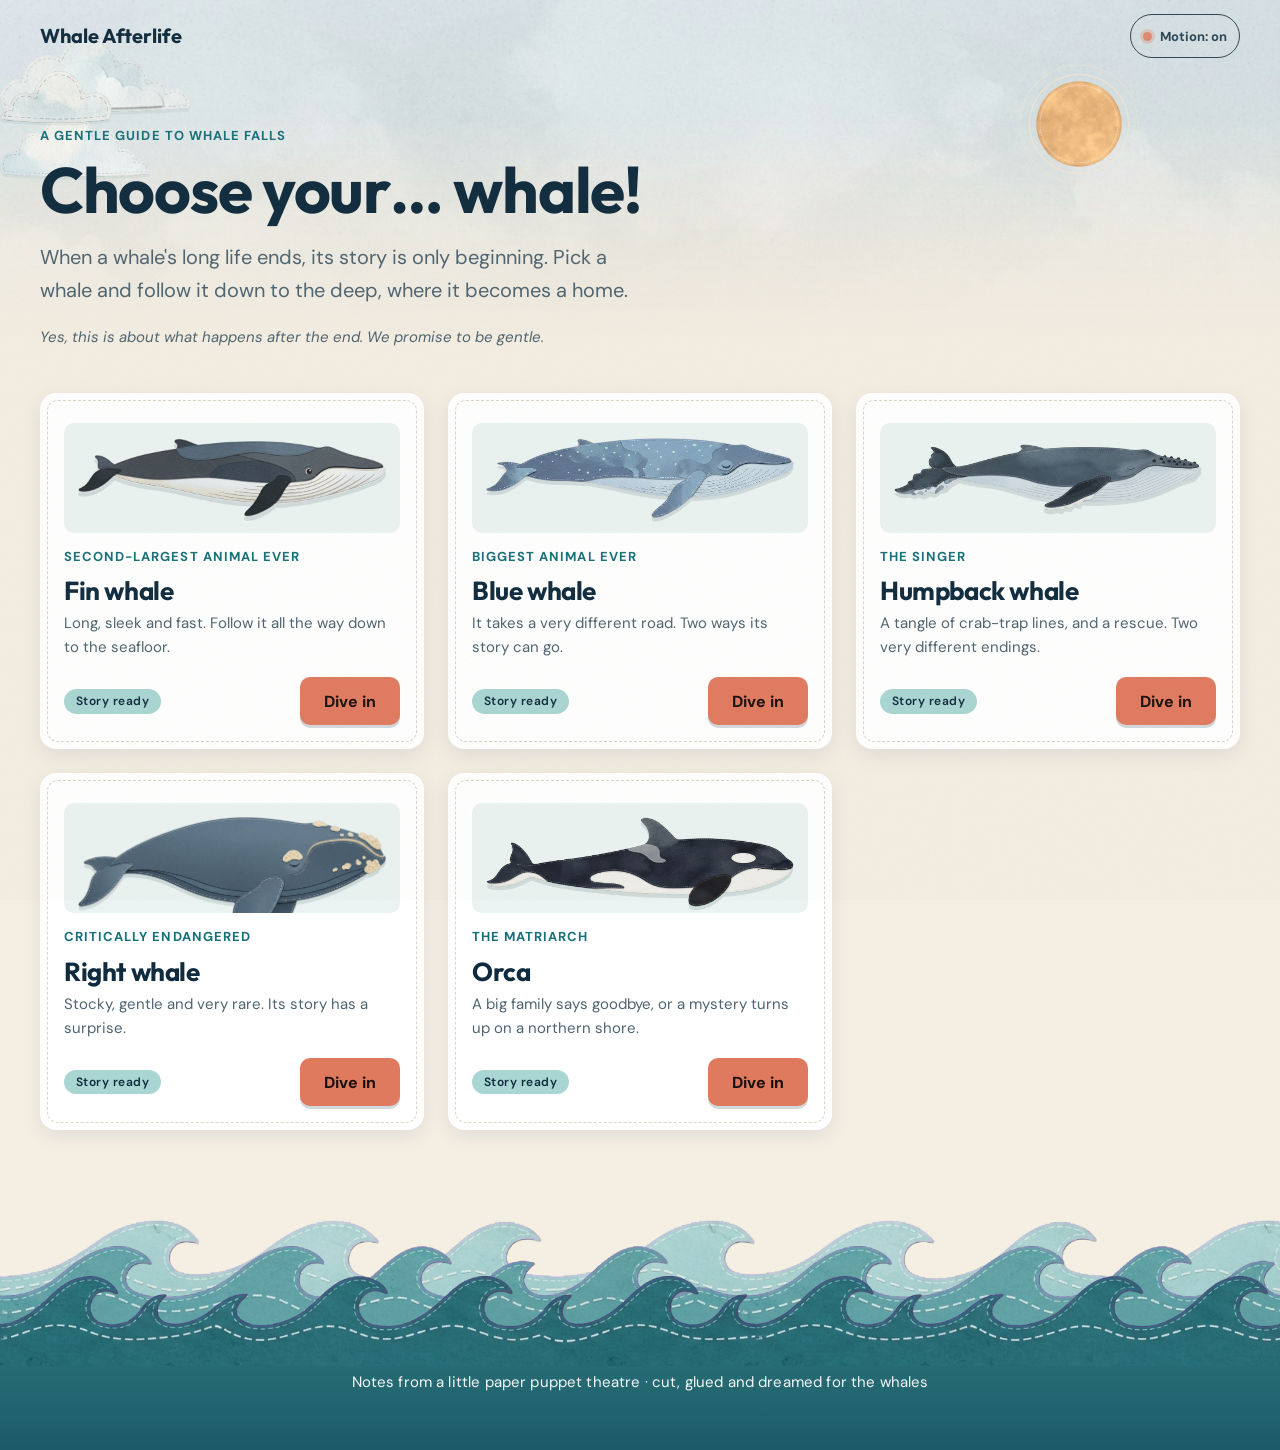
<file: index.html>
<!doctype html>
<html lang="en">
<head>
  <meta charset="utf-8">
  <meta name="viewport" content="width=device-width, initial-scale=1">
  <title>Whale Afterlife</title>
  <meta name="description" content="Pick a whale and follow it down to the deep. A gentle, paper-cut story about what happens after a whale dies, and the whole neighbourhood it becomes.">
  <meta name="theme-color" content="#F4EEE3">
  <link rel="icon" type="image/svg+xml" href="favicon.svg">
  <link rel="preconnect" href="https://fonts.googleapis.com">
  <link rel="preconnect" href="https://fonts.gstatic.com" crossorigin>
  <link href="https://fonts.googleapis.com/css2?family=DM+Sans:wght@400;600;700&family=Outfit:wght@700&display=swap" rel="stylesheet">
  <script>
    /* motion preference: saved choice, else the system setting */
    (function () {
      var on;
      try { var m = localStorage.getItem('motion'); on = m ? m === 'on' : !matchMedia('(prefers-reduced-motion: reduce)').matches; }
      catch (e) { on = !matchMedia('(prefers-reduced-motion: reduce)').matches; }
      document.documentElement.setAttribute('data-motion', on ? 'on' : 'off');
    })();
  </script>
  <link rel="stylesheet" href="styles.css">
</head>
<body class="page-hub">

<a class="skip" href="#choose">Skip to whales</a>

<header class="nav" id="nav">
  <a class="logo" href="index.html" aria-label="Whale Afterlife, home">
    <span>Whale Afterlife</span>
  </a>
  <nav aria-label="Main">
    <button class="motion" id="motionToggle" type="button" aria-pressed="true" title="Turn animations on or off"><span class="motion__dot" aria-hidden="true"></span><span id="motionLabel">Motion: on</span></button>
  </nav>
</header>

<main id="top">
  <section class="hero" id="choose">
    <div class="hub-sky" aria-hidden="true"><img class="sun" src="assets/sprites/sun.png" alt=""><img class="cloud cl1" src="assets/sprites/cloud-2.png" alt=""><img class="cloud cl2" src="assets/sprites/cloud-1.png" alt=""><img class="cloud cl3" src="assets/sprites/cloud-5.png" alt=""></div>
    <div class="bubbles" data-bubbles="7" aria-hidden="true"></div>
    <div class="wrap">
      <p class="eyebrow">A gentle guide to whale falls</p>
      <h1>Choose your… whale!</h1>
      <p class="lede">When a whale's long life ends, its story is only beginning. Pick a whale and follow it down to the deep, where it becomes a home.</p>
      <p class="aside">Yes, this is about what happens after the end. We promise to be gentle.</p>

      <div class="cards">
        <article class="card card--ready">
          <div class="card__art"><img src="assets/fin-whale.png" alt="A paper-cut fin whale" width="1835" height="467"></div>
          <p class="eyebrow">Second-largest animal ever</p>
          <h2>Fin whale</h2>
          <p class="muted">Long, sleek and fast. Follow it all the way down to the seafloor.</p>
          <div class="card__foot">
            <span class="chip">Story ready</span>
            <a class="btn btn--accent" href="fin-whale.html">Dive in</a>
          </div>
        </article>

        <article class="card card--ready">
          <div class="card__art"><img src="assets/sprites/blue-whale.png" alt="A blue whale" width="1093" height="285"></div>
          <p class="eyebrow">Biggest animal ever</p>
          <h2>Blue whale</h2>
          <p class="muted">It takes a very different road. Two ways its story can go.</p>
          <div class="card__foot">
            <span class="chip">Story ready</span>
            <a class="btn btn--accent" href="blue-whale.html">Dive in</a>
          </div>
        </article>

        <article class="card card--ready">
          <div class="card__art"><img src="assets/sprites/humpback-whale.png" alt="A paper-cut humpback whale" width="1100" height="306"></div>
          <p class="eyebrow">The singer</p>
          <h2>Humpback whale</h2>
          <p class="muted">A tangle of crab-trap lines, and a rescue. Two very different endings.</p>
          <div class="card__foot">
            <span class="chip">Story ready</span>
            <a class="btn btn--accent" href="humpback-whale.html">Dive in</a>
          </div>
        </article>

        <article class="card card--ready">
          <div class="card__art"><img src="assets/sprites/right-whale.png" onerror="this.onerror=null;this.src='assets/fin-whale.png'" alt="A right whale" width="1835" height="467"></div>
          <p class="eyebrow">Critically endangered</p>
          <h2>Right whale</h2>
          <p class="muted">Stocky, gentle and very rare. Its story has a surprise.</p>
          <div class="card__foot">
            <span class="chip">Story ready</span>
            <a class="btn btn--accent" href="right-whale.html">Dive in</a>
          </div>
        </article>

        <article class="card card--ready">
          <div class="card__art"><img src="assets/sprites/orca.png" alt="A paper-cut orca" width="1100" height="270"></div>
          <p class="eyebrow">The matriarch</p>
          <h2>Orca</h2>
          <p class="muted">A big family says goodbye, or a mystery turns up on a northern shore.</p>
          <div class="card__foot">
            <span class="chip">Story ready</span>
            <a class="btn btn--accent" href="orca-whale.html">Dive in</a>
          </div>
        </article>

      </div>

      <p class="aside sources-unlock" id="sourcesUnlock" hidden>Every story here is based on real events and published science. <a href="sources.html">See the sources</a>.</p>
    </div>
  </section>
</main>

<footer class="footer footer--sea">
  <div class="sea-wave sea-wave--1" data-wave="#A9D6D3" aria-hidden="true"></div>
  <div class="sea-wave sea-wave--2" data-wave="#5FB0B0" aria-hidden="true"></div>
  <div class="sea-wave sea-wave--3" data-wave="#16707A" data-fill="linear-gradient(#276C75, #0F4A5C)" aria-hidden="true"></div>
  <p>Notes from a little paper puppet theatre · cut, glued and dreamed for the whales</p>
</footer>

<script src="hub.js"></script>
</body>
</html>
</file>
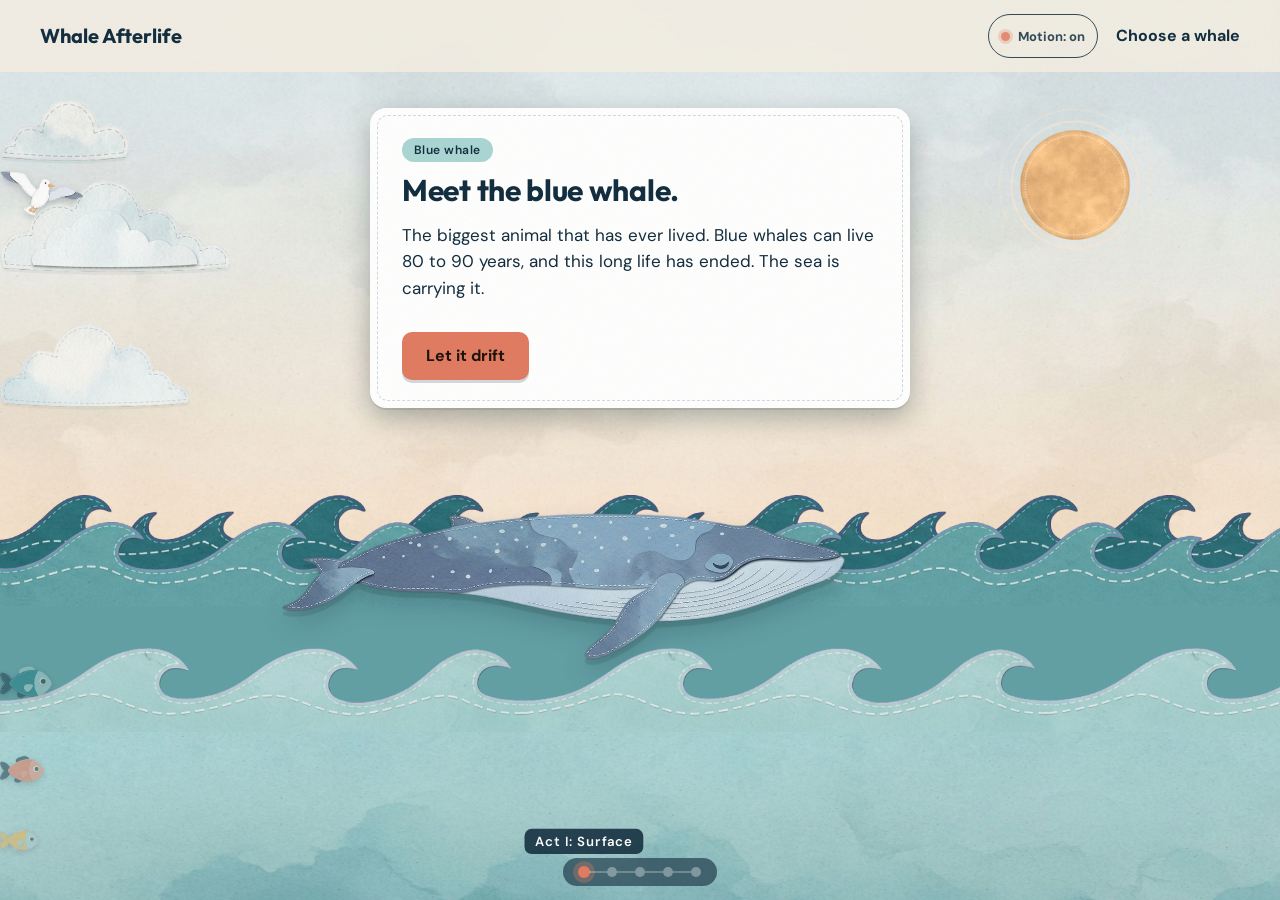
<file: blue-whale.html>
<!doctype html>
<html lang="en">
<head>
  <meta charset="utf-8">
  <meta name="viewport" content="width=device-width, initial-scale=1">
  <title>Whale Afterlife · Blue whale</title>
  <meta name="description" content="A gentle, paper-cut story about the blue whale: it does not sink, it puffs up, and its story can go two very different ways.">
  <meta name="theme-color" content="#F4EEE3">
  <link rel="icon" type="image/svg+xml" href="favicon.svg">
  <link rel="preconnect" href="https://fonts.googleapis.com">
  <link rel="preconnect" href="https://fonts.gstatic.com" crossorigin>
  <link href="https://fonts.googleapis.com/css2?family=DM+Sans:wght@400;600;700&family=Outfit:wght@700&display=swap" rel="stylesheet">
  <script>
    /* motion preference: saved choice, else the system setting */
    (function () {
      var on;
      try { var m = localStorage.getItem('motion'); on = m ? m === 'on' : !matchMedia('(prefers-reduced-motion: reduce)').matches; }
      catch (e) { on = !matchMedia('(prefers-reduced-motion: reduce)').matches; }
      document.documentElement.setAttribute('data-motion', on ? 'on' : 'off');
    })();
  </script>
  <link rel="stylesheet" href="styles.css">
  <link rel="stylesheet" href="right.css">
  <link rel="stylesheet" href="blue.css">
</head>
<body class="page-right page-blue">

<a class="skip" href="#rw">Skip to the story</a>

<header class="nav" id="nav">
  <a class="logo" href="index.html" aria-label="Whale Afterlife, home">
    <span>Whale Afterlife</span>
  </a>
  <nav aria-label="Main">
    <button class="motion" id="motionToggle" type="button" aria-pressed="true" title="Turn animations on or off"><span class="motion__dot" aria-hidden="true"></span><span id="motionLabel">Motion: on</span></button>
    <a href="index.html#choose">Choose a whale</a>
  </nav>
</header>

<div class="stage-frame" id="stageFrame" aria-hidden="true"><i class="sf-drape sf-drape--l"></i><i class="sf-drape sf-drape--r"></i></div>

<main>
  <section class="rw" id="rw">

    <div class="rw-sky" aria-hidden="true">
      <img class="sun" src="assets/sprites/sun.png" alt=""><img class="cloud cl1" src="assets/sprites/cloud-2.png" alt=""><img class="cloud cl2" src="assets/sprites/cloud-1.png" alt=""><img class="cloud cl3" src="assets/sprites/cloud-5.png" alt="">
      <img class="gull gull--fly" data-sprite="gull-fly" alt="">
    </div>

    <!-- scene 1: open water -->
    <div class="rw-sea1" aria-hidden="true">
      <div class="rw-sea"></div>
      <div class="wave wave--b1" data-wave="#16707A"></div>
      <div class="wave wave--b2" data-wave="#5FB0B0"></div>
    </div>
    <div class="bubbles" data-bubbles="8" aria-hidden="true"></div>

    <!-- scene 2: a pebble beach in Alaska (switched on with one hard cut) -->
    <div class="bw-ak" aria-hidden="true">
      <div class="ak ak--far"></div>
      <div class="ak ak--near"></div>
      <div class="ak ak--forest"></div>
      <div class="ak ak--sea"></div>
      <img class="ak-berg" data-sprite="iceberg" alt="">
      <div class="ak-fill"></div>
      <div class="ak ak--beach"></div>
      <img class="ak-log" data-sprite="driftwood" alt="">
    </div>

    <!-- the whale, with the birds that visit it -->
    <div class="bw-group" id="group">
      <img class="bw-whale" id="whale" data-sprite="blue-whale" alt="A blue whale floating at the surface" width="1093" height="285">
      <img class="bird bird--gull1" data-sprite="gull-sit" alt="">
      <img class="bird bird--eagle" data-sprite="eagle-sit" alt="">
      <img class="bird bird--gull2" data-sprite="gull-sit" alt="">
      <img class="bird bird--raven" data-sprite="raven" alt="">
    </div>

    <div class="rw-front1" aria-hidden="true">
      <div class="wave wave--f1" data-wave="#A9D6D3" data-fill="url(assets/sprites/bg-water.jpg)"></div>
      <img class="swimmer r" style="--y: calc(var(--wl) + 14vh); --t: 44s; --d: -10s; --w: 52px" data-sprite="fish-teal" alt="">
      <img class="swimmer l" style="--y: calc(var(--wl) + 24vh); --t: 56s; --d: -28s; --w: 44px" data-sprite="fish-coral" alt="">
      <img class="swimmer r" style="--y: calc(var(--wl) + 32vh); --t: 62s; --d: -40s; --w: 38px" data-sprite="fish-mustard" alt="">
      <img class="bw-shark" data-sprite="shark" alt="">
      <img class="bw-fish bw-fish--1" data-sprite="fish-coral" alt="">
      <img class="bw-fish bw-fish--2" data-sprite="fish-mustard" alt="">
      <img class="bw-fish bw-fish--3" data-sprite="fish-teal" alt="">
    </div>

    <!-- people and machines on the beach -->
    <div class="bw-people" id="people" aria-hidden="true">
      <img class="pp tourist tourist--1" data-sprite="tourist-1" alt="">
      <img class="pp tourist tourist--2" data-sprite="tourist-2" alt="">
      <img class="pp tourist tourist--3" data-sprite="tourist-3" alt="">
      <img class="pp tourist tourist--4" data-sprite="tourist-4" alt="">
      <img class="pp crew-m crew-m--exc" data-sprite="excavator" alt="">
      <img class="pp crew-m crew-m--truck" data-sprite="dump-truck" alt="">
      <img class="pp crew-m crew-m--w1" data-sprite="worker-1" alt="">
      <img class="pp crew-m crew-m--w2" data-sprite="worker-2" alt="">
    </div>
    <div class="rw-hearts" id="hearts" aria-hidden="true"><i>♥</i><i>♥</i><i>♥</i><i>♥</i><i>♥</i></div>

    <h1 class="sr-only">The blue whale after death</h1>
    <h2 class="sr-only">The story, step by step</h2>
    <div class="caps caps--top rw-caps" aria-live="polite">
      <div class="cap paper-card" data-step="0">
        <span class="chip">Blue whale</span>
        <h3>Meet the blue whale.</h3>
        <p>The biggest animal that has ever lived. Blue whales can live 80 to 90 years, and this long life has ended. The sea is carrying it.</p>
        <button class="btn btn--accent" data-act="start">Let it drift</button>
      </div>
      <div class="cap paper-card" data-step="1">
        <span class="chip">Doesn't sink</span>
        <h3>It puffs up like a balloon.</h3>
        <p>Gases make its body swell, so it floats for a long time instead of sinking.</p>
        <button class="btn btn--accent" data-act="ask">What happens next?</button>
      </div>
      <div class="cap paper-card" data-step="2">
        <span class="chip">A floating feast</span>
        <h3>Guests from the sky and the sea.</h3>
        <p>Gulls, an eagle and a raven land on it. Sharks and fish gather underneath. For them, it is a banquet.</p>
        <button class="btn btn--accent" data-act="a2">And then?</button>
      </div>
      <div class="cap paper-card" data-step="3">
        <span class="chip">Nothing is wasted</span>
        <h3>It feeds the whole sea.</h3>
        <p>Everything it leaves behind becomes a meal for someone. Even the biggest goodbye feeds many.</p>
        <div class="rw-actions">
          <button class="btn btn--accent" data-act="recap">Its story in short</button>
          <button class="btn btn--soft" data-act="shore2">Try the other way</button>
        </div>
      </div>
      <div class="cap paper-card" data-step="4">
        <span class="chip">Washed ashore</span>
        <h3>The waves bring it to Alaska.</h3>
        <p>It comes to rest on a quiet pebble beach, under snowy mountains. This has happened in Alaska many times, to gray whales and fin whales too.</p>
        <button class="btn btn--accent" data-act="b2">Who comes to see?</button>
      </div>
      <div class="cap paper-card" data-step="5">
        <span class="chip">Curious visitors</span>
        <h3>People come to see it.</h3>
        <p>Not everyone gets to meet a whale this big. It lies there for months, and visitors keep coming with binoculars, cameras and warm coats.</p>
        <button class="btn btn--accent" data-act="b3">And then?</button>
      </div>
      <div class="cap cap--quiet paper-card" data-step="6">
        <span class="chip">A careful crew</span>
        <h3>It cannot stay on the beach.</h3>
        <p>So a careful crew takes it away piece by piece and recycles what they can.</p>
      </div>
      <div class="cap paper-card" data-step="7">
        <span class="chip">The beach is quiet again</span>
        <h3>Nothing was wasted.</h3>
        <p>People remember the day they saw the biggest animal on Earth, and the beach is clean and calm.</p>
        <div class="rw-actions">
          <button class="btn btn--accent" data-act="recap">Its story in short</button>
          <button class="btn btn--soft" data-act="animals2">Try the other way</button>
        </div>
      </div>
    </div>
  </section>

  <!-- the ending: both roads in short, and where to learn more -->
  
</main>

<!-- the choice: animals or the shore -->
<div class="modal" id="rwModal" role="dialog" aria-modal="true" aria-label="What happens next?" hidden>
  <div class="modal__backdrop" data-close></div>
  <div class="modal__box">
    <button class="modal__close" type="button" data-close aria-label="Close">×</button>
    <div id="flow" class="flow">
      <div class="flow-panel paper-card" id="q1">
        <p class="eyebrow">Your choice</p>
        <h2>What happens next?</h2>
        <p class="muted">A floating whale does not stay alone for long.</p>
        <div class="options">
          <button class="option" data-act="animals">
            <span class="option__title">Animals find it</span>
            <span class="option__sub">Birds, sharks and fish</span>
          </button>
          <button class="option" data-act="shore">
            <span class="option__title">The sea carries it ashore</span>
            <span class="option__sub">To a beach in Alaska</span>
          </button>
        </div>
      </div>
    </div>
  </div>
</div>

<nav class="journey" id="journey" aria-label="Story progress">
  <ol>
    <li><span>Act I: Surface</span></li>
    <li><span>Act II: Puffing up</span></li>
    <li><span>Act III: Its path</span></li>
    <li><span>Act IV: Visitors</span></li>
    <li><span>Act V: The end</span></li>
  </ol>
</nav>

<!-- the ending: the whole story in short, in its own window -->
<div class="modal" id="recapModal" role="dialog" aria-modal="true" aria-label="Its story, in short" hidden>
  <div class="modal__backdrop" data-close></div>
  <div class="modal__box">
    <button class="modal__close" type="button" data-close aria-label="Close">×</button>
    <div class="paper-card outro-card center">
        <p class="eyebrow">Its story, in short</p>
        <h2>Two roads, and nothing is wasted.</h2>
        <p>A blue whale does not sink at once. Gases lift it to the surface, and from there its story can go two ways.</p>
        <p class="road">At sea</p>
        <ol class="timeline" aria-label="The road at sea">
          <li><strong>Afloat</strong><span>Gases keep it at the surface</span></li>
          <li><strong>Guests</strong><span>Birds, sharks and fish come to feed</span></li>
          <li><strong>Later</strong><span>When the gas is gone it sinks and keeps feeding the deep</span></li>
        </ol>
        <p class="road">On the shore</p>
        <ol class="timeline" aria-label="The road to the shore">
          <li><strong>Ashore</strong><span>The waves bring it to a quiet beach</span></li>
          <li><strong>Visitors</strong><span>For months, people come to see the biggest animal on Earth</span></li>
          <li><strong>Crew</strong><span>Experts take it away piece by piece</span></li>
        </ol>
        <p class="thanks">Thank you, biggest friend.</p>
        <div class="outro-actions">
          <a class="btn btn--accent" href="index.html#choose">Choose another whale</a>
          <a class="btn btn--soft" href="blue-whale.html">Watch again</a>
        </div>
        <p class="small">Based on real events and published science. <a href="sources.html">All sources</a></p>
      </div>
  </div>
</div>

<script src="stage.js"></script>
<script src="recap.js"></script>
<script src="blue.js"></script>
</body>
</html>
</file>
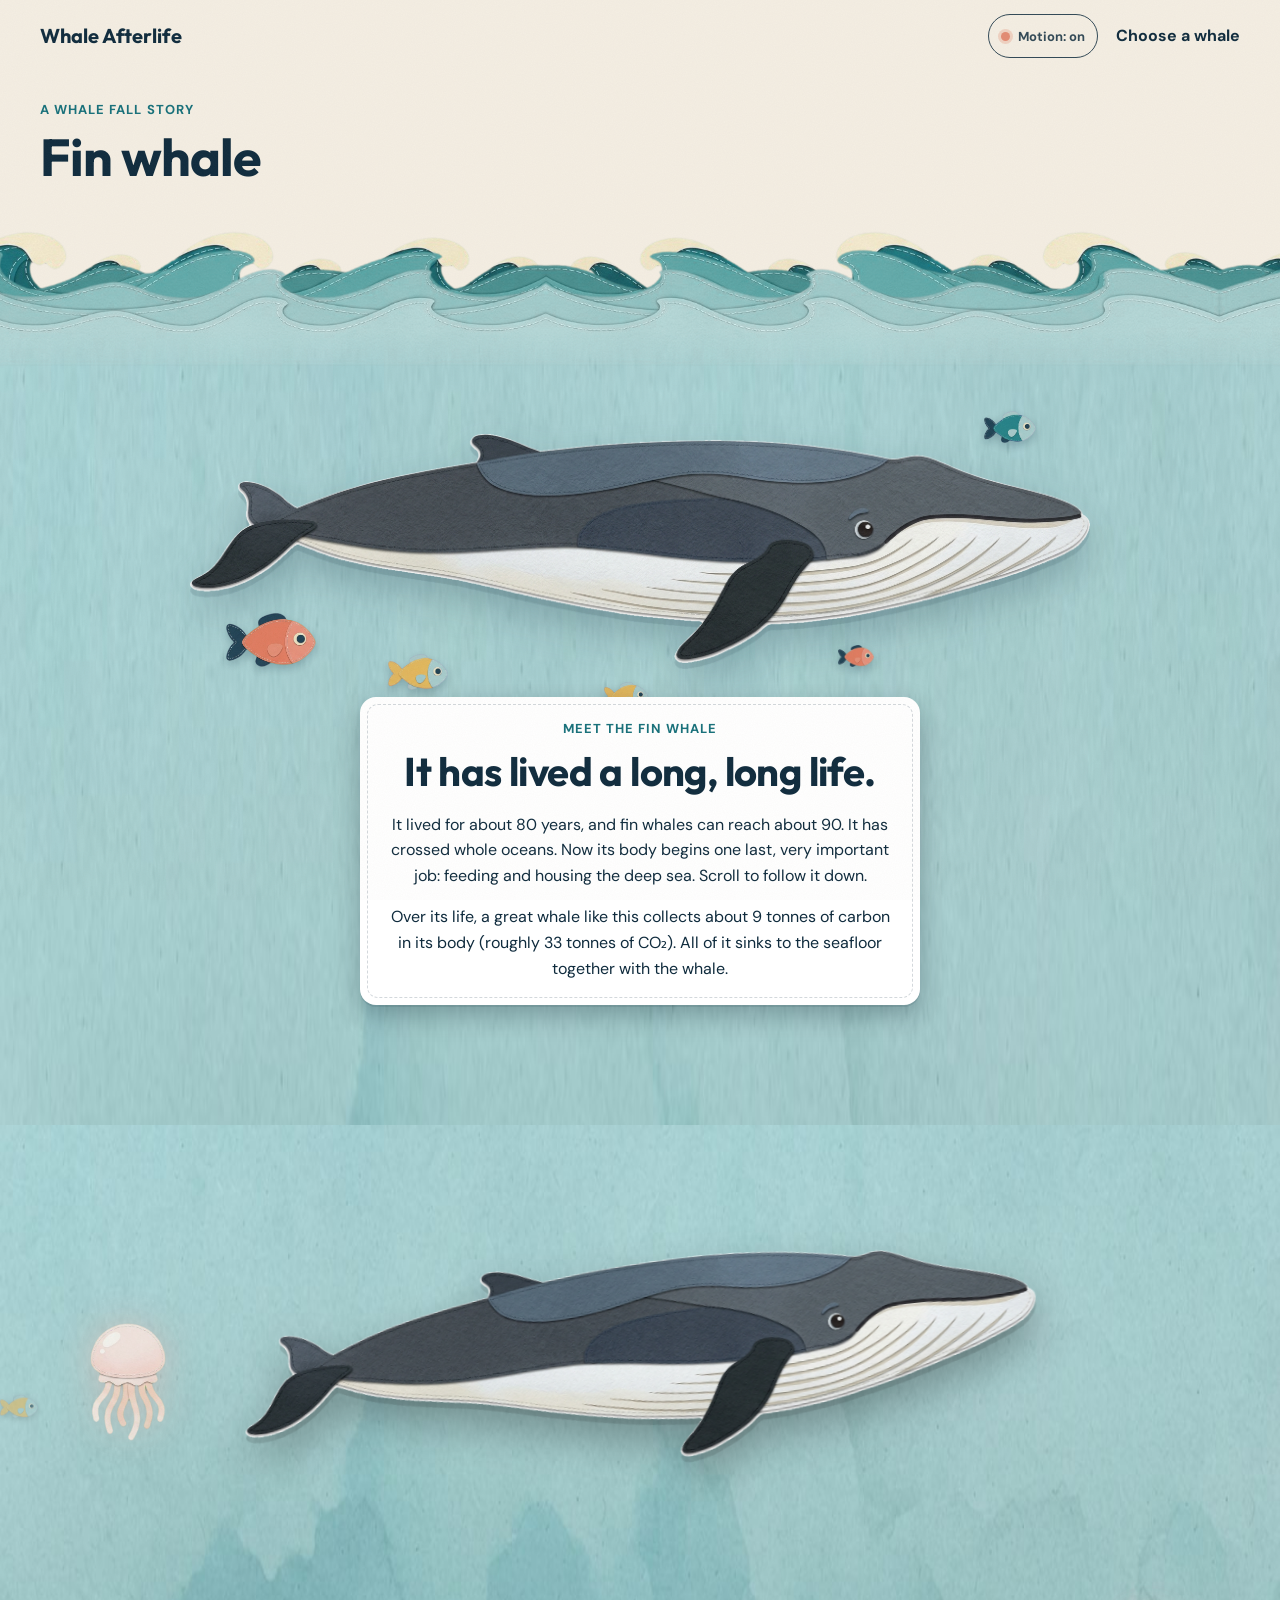
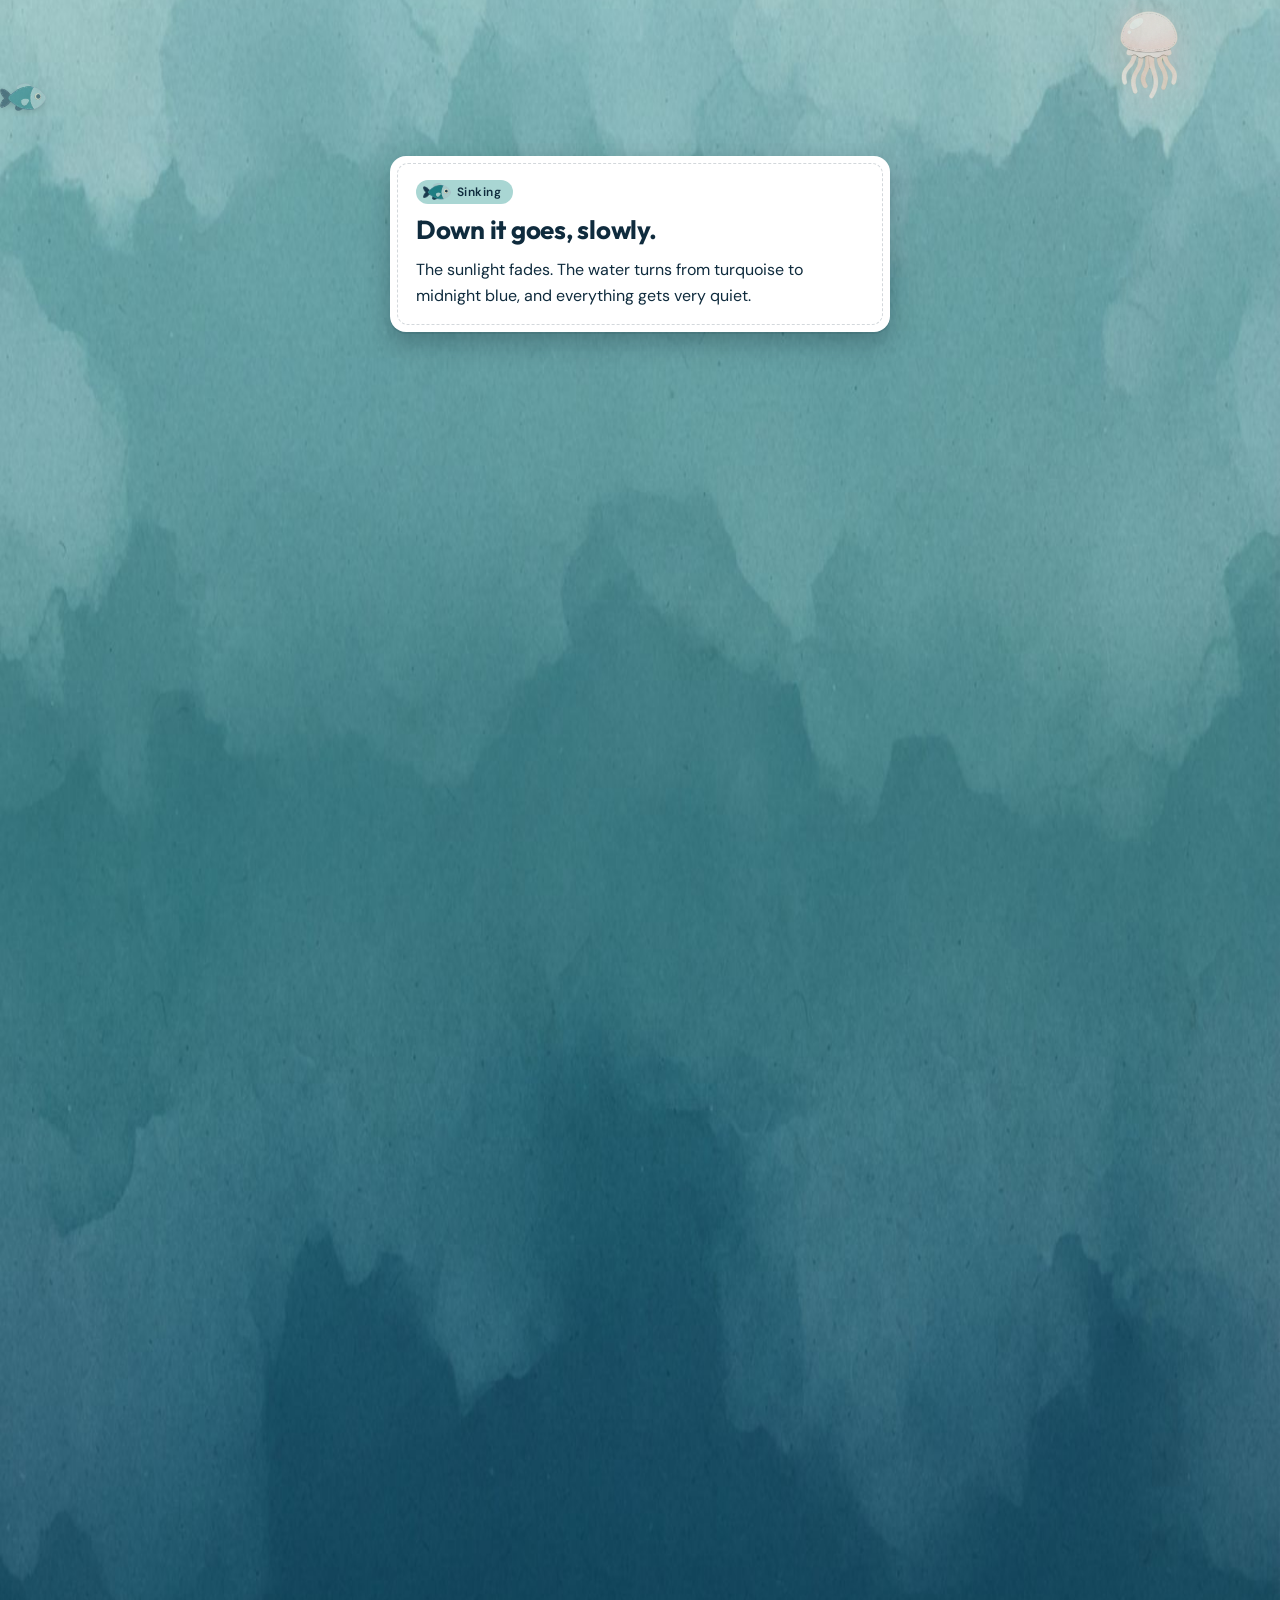
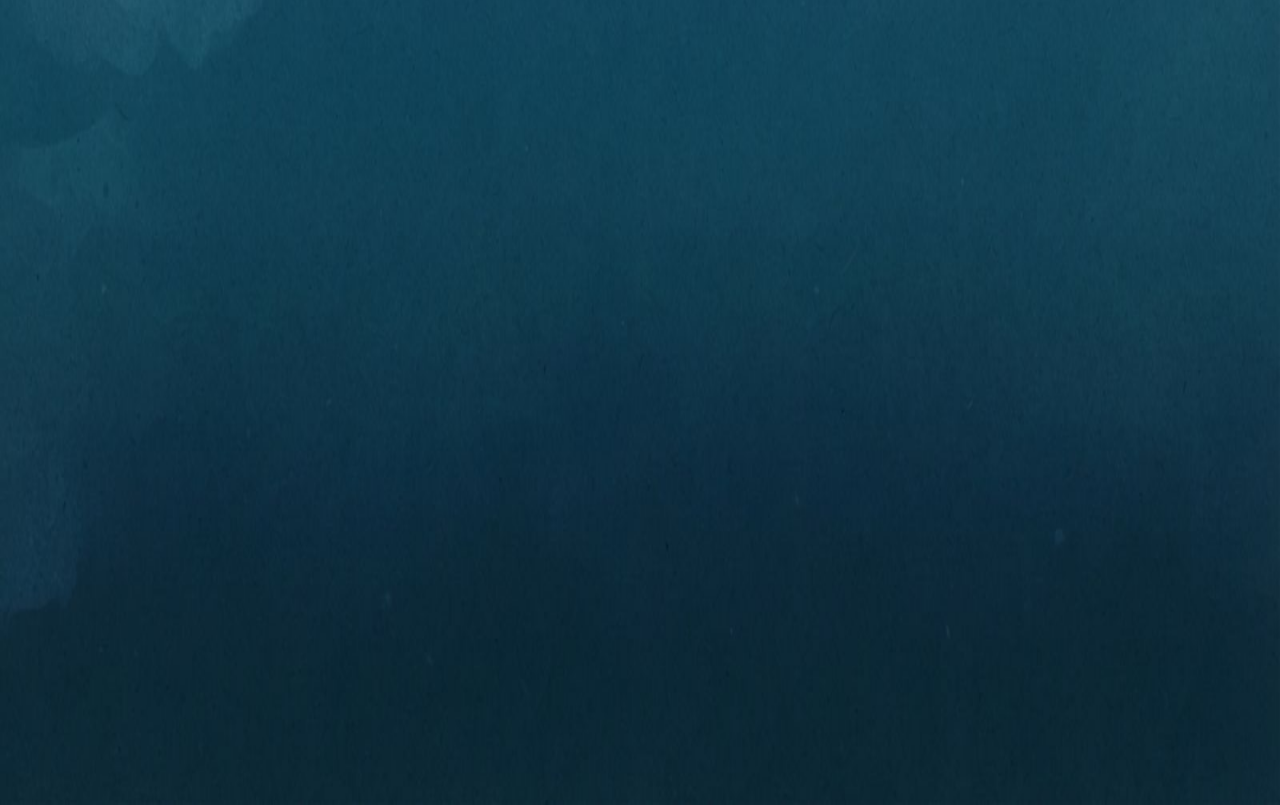
<file: fin-whale.html>
<!doctype html>
<html lang="en">
<head>
  <meta charset="utf-8">
  <meta name="viewport" content="width=device-width, initial-scale=1">
  <title>Whale Afterlife · Fin whale</title>
  <meta name="description" content="A gentle, paper-cut story about a fin whale: how it sinks to the seafloor and becomes a home for the deep sea.">
  <meta name="theme-color" content="#F4EEE3">
  <link rel="icon" type="image/svg+xml" href="favicon.svg">
  <link rel="preconnect" href="https://fonts.googleapis.com">
  <link rel="preconnect" href="https://fonts.gstatic.com" crossorigin>
  <link href="https://fonts.googleapis.com/css2?family=DM+Sans:wght@400;600;700&family=Outfit:wght@700&display=swap" rel="stylesheet">
  <script>
    /* motion preference: saved choice, else the system setting */
    (function () {
      var on;
      try { var m = localStorage.getItem('motion'); on = m ? m === 'on' : !matchMedia('(prefers-reduced-motion: reduce)').matches; }
      catch (e) { on = !matchMedia('(prefers-reduced-motion: reduce)').matches; }
      document.documentElement.setAttribute('data-motion', on ? 'on' : 'off');
    })();
  </script>
  <link rel="stylesheet" href="styles.css">
</head>
<body class="page-fin">

<a class="skip" href="#fin">Skip to the story</a>

<header class="nav" id="nav">
  <a class="logo" href="index.html" aria-label="Whale Afterlife, home">
    <span>Whale Afterlife</span>
  </a>
  <nav aria-label="Main">
    <button class="motion" id="motionToggle" type="button" aria-pressed="true" title="Turn animations on or off"><span class="motion__dot" aria-hidden="true"></span><span id="motionLabel">Motion: on</span></button>
    <a href="index.html#choose">Choose a whale</a>
  </nav>
</header>

<div class="scroll-hint" id="scrollHint" aria-hidden="true"><span>keep scrolling</span><i>↓</i></div>

<div class="stage-frame" id="stageFrame" data-quiet aria-hidden="true"><i class="sf-drape sf-drape--l"></i><i class="sf-drape sf-drape--r"></i></div>

<main id="top">

  <div class="fin-lead">
    <div class="wrap">
      <p class="eyebrow">A whale fall story</p>
      <h1>Fin whale</h1>
    </div>
  </div>

  <!-- ================= FIN WHALE STORY ================= -->
  <div class="story" id="fin">

    <!-- 0. Surface -->
    <section class="s-surface">
      <div class="waves" aria-hidden="true"><i class="wv wv3"></i><i class="wv wv2"></i><i class="wv wv1"></i></div>

      <div class="surface-body wrap">
        <div class="swim" aria-hidden="true">
          <img src="assets/fin-whale.png" alt="" width="1835" height="467">
          <div class="spout" aria-hidden="true"><i></i><i></i><i></i><i></i><i></i><i></i><i></i><i></i></div>
          <img class="swim__fish f1" src="assets/sprites/fish-coral.png" alt="">
          <img class="swim__fish f2" src="assets/sprites/fish-mustard.png" alt="">
          <img class="swim__fish f3" src="assets/sprites/fish-teal.png" alt="">
          <img class="swim__fish f4" src="assets/sprites/fish-mustard.png" alt="">
          <img class="swim__fish f5" src="assets/sprites/fish-coral.png" alt="">
        </div>
        <div class="paper-card intro-card reveal">
          <p class="eyebrow">Meet the fin whale</p>
          <h2>It has lived a long, long life.</h2>
          <p>It lived for about 80 years, and fin whales can reach about 90. It has crossed whole oceans. Now its body begins one last, very important job: feeding and housing the deep sea. Scroll to follow it down.</p>
          <p>Over its life, a great whale like this collects about 9 tonnes of carbon in its body (roughly 33 tonnes of CO₂). All of it sinks to the seafloor together with the whale.</p>
        </div>
      </div>
    </section>

    <!-- 1. The descent (scroll-scrubbed) -->
    <section class="s-descent scrub" id="descent" data-scrub="descent" style="--h:320vh">
      <div class="stage">
                <div class="fall">
          <img id="fallWhale" src="assets/fin-whale.png" alt="The fin whale sinking slowly through the water" width="1835" height="467">
        </div>
        <div class="bubbles" data-bubbles="16" aria-hidden="true"></div>
        <img class="jelly jelly--d1" src="assets/sprites/jellyfish.png" alt="">
        <img class="jelly jelly--d2" src="assets/sprites/jellyfish.png" alt="">
        <img class="swimmer r" style="--y:62%; --t:46s; --d:-12s; --w:46px" src="assets/sprites/fish-teal.png" alt="">
        <img class="swimmer l" style="--y:30%; --t:54s; --d:-30s; --w:38px" src="assets/sprites/fish-mustard.png" alt="">
        <div class="caps caps--bottom">
          <div class="cap paper-card" data-show="0,.45">
            <span class="chip">Sinking</span>
            <h3>Down it goes, slowly.</h3>
            <p>The sunlight fades. The water turns from turquoise to midnight blue, and everything gets very quiet.</p>
          </div>
          <div class="cap paper-card" data-show=".45,.9">
            <span class="chip">Not every whale sinks</span>
            <h3>Some float for a while.</h3>
            <p>Gas can puff a body up like a balloon, and then it drifts for days. Our fin whale sinks, down and down into the dark.</p>
          </div>
          <div class="cap paper-card" data-show=".9,1.01">
            <span class="chip">1,500 m</span>
            <h3>The seafloor is near.</h3>
            <p>It slows down. Time to decide where it lands.</p>
            <button class="btn btn--accent" data-act="to-choices">Where does it land?</button>
          </div>
        </div>
      </div>
    </section>

    <!-- 3. The feast (button steps, unlocked by the choices) -->
    <section class="s-feast gated gate-feast" id="feast">
      <div class="stage">
        <div class="bubbles" data-bubbles="12" aria-hidden="true"></div>
        <img class="shark" src="assets/sprites/shark.png" alt="">
        <img class="squid squid--feast" src="assets/sprites/squid.png" alt="">
        <img class="swimmer r" style="--y:18%; --t:50s; --d:-8s; --w:44px" src="assets/sprites/fish-teal.png" alt="">
        <img class="swimmer l" style="--y:34%; --t:58s; --d:-34s; --w:36px" src="assets/sprites/fish-coral.png" alt="">
        <img class="swimmer r" style="--y:48%; --t:64s; --d:-50s; --w:30px" src="assets/sprites/fish-mustard.png" alt="">
        <div class="caps caps--top">
          <div class="cap paper-card" data-step="0">
            <span class="chip">Touchdown</span>
            <h3>A soft landing.</h3>
            <p>It settles on the sandy plain, 1–2 km below the waves. It is dark and very quiet. For a moment, nothing happens.</p>
            <button class="btn btn--accent" data-act="eat">Ring the dinner bell</button>
          </div>
          <div class="cap paper-card" data-step="1">
            <span class="chip">Dinner time</span>
            <h3>The fish arrive first.</h3>
            <p>Fish, crabs and other scavengers nibble the soft parts. It takes months, and nobody leaves hungry.</p>
          </div>
          <div class="cap paper-card" data-step="2">
            <span class="chip">A few months later</span>
            <h3>Just the bones.</h3>
            <p>Big, sturdy and surprisingly full of oil. That is exactly what the next guests have been waiting for.</p>
            <button class="btn btn--accent" data-act="years">Let the years go by</button>
          </div>
        </div>

        <div class="whale-wrap" id="feastWhale">
          <img class="skeleton" src="assets/sprites/skeleton-fin-whale.png" alt="" aria-hidden="true">
          <img class="body" src="assets/fin-whale.png" alt="The fin whale resting on the seafloor" width="1835" height="467">
          <div class="swarm" id="swarm" aria-hidden="true">
            <img class="sf s1" src="assets/sprites/fish-coral.png" alt="">
            <img class="sf s2" src="assets/sprites/fish-mustard.png" alt="">
            <img class="sf s3" src="assets/sprites/fish-teal.png" alt="">
            <img class="sf s4" src="assets/sprites/fish-coral.png" alt="">
            <img class="sf s5" src="assets/sprites/fish-mustard.png" alt="">
            <img class="sf s6" src="assets/sprites/shrimp.png" alt="">
          </div>
        </div>

        <i class="sd sd-back"></i><i class="sd sd-mid"></i><i class="sd sd-front"></i>
        <img class="crab" id="crab" src="assets/sprites/crab.png" alt="">
        <img class="crab crab--b" id="crab2" src="assets/sprites/crab.png" alt="">
        <img class="hagfish" id="hagfish" src="assets/sprites/hagfish.png" alt="">
        <img class="star star--feast" id="starFeast" src="assets/sprites/starfish.png" alt="">
        <img class="star star--feast2" id="starFeast2" src="assets/sprites/starfish.png" alt="">
        <div class="noms" id="noms" aria-hidden="true"></div>
      </div>
    </section>

    <!-- 4. The reef on the bones (button steps) -->
    <section class="s-cave gated gate-cave" id="cave">
      <div class="stage">
        <div class="caps caps--top">
          <div class="cap paper-card" data-step="0">
            <span class="chip">Years go by</span>
            <h3>Fat, oily bones.</h3>
            <p>Whale bones are full of oil. Bacteria and little pink bone-eating worms feast on it, some of them for up to ten years.</p>
            <button class="btn btn--accent" data-act="reef">More guests arrive</button>
          </div>
          <div class="cap paper-card" data-step="1">
            <span class="chip">Settling in</span>
            <h3>The bones turn into a reef.</h3>
            <p>Anemones and other filter-feeders settle on the bones and wave hello to anything drifting by.</p>
            <button class="btn btn--accent" data-act="home">One more guest…</button>
          </div>
          <div class="cap paper-card" data-step="2">
            <span class="chip">Home sweet home</span>
            <h3>A happy octopus in a whale skeleton.</h3>
            <p>Under the great ribs it finds the coziest cave in the whole deep sea, and lays its eggs where they are safe.</p>
            <button class="btn btn--accent" data-act="finish">See the whole story</button>
          </div>
        </div>

        <div class="cave" role="img" aria-label="Inside the ribcage of a whale skeleton: worms and anemones cover the bones and an octopus has made its home">
          <div class="cave-glow"></div>
          <div class="bubbles" data-bubbles="14" aria-hidden="true"></div>
          <img class="jelly" src="assets/sprites/jellyfish.png" alt="">
          <img class="jelly jelly--c2" src="assets/sprites/jellyfish.png" alt="">
          <img class="swimmer l" style="--y:26%; --t:52s; --d:-10s; --w:40px" src="assets/sprites/fish-teal.png" alt="">
          <img class="swimmer r" style="--y:40%; --t:60s; --d:-40s; --w:34px" src="assets/sprites/fish-coral.png" alt="">
          <img class="swimmer l" style="--y:56%; --t:70s; --d:-22s; --w:30px" src="assets/sprites/fish-mustard.png" alt="">
          <img class="squid squid--cave" src="assets/sprites/squid.png" alt="">
          <div class="ribs" id="ribs">
            <img class="rib-back" src="assets/sprites/ribcage-back.png" alt="">
            <img class="rib-front" src="assets/sprites/ribcage-front.png" alt="">
            <img class="eggs" id="eggs" src="assets/sprites/eggs.png" alt="">
            <img class="eggs eggs--b" id="eggs2" src="assets/sprites/eggs.png" alt="">
            <img class="octo" id="octo" src="assets/sprites/octopus.png" alt="A happy octopus">
            <div class="hearts" aria-hidden="true"><i>♥</i><i>♥</i><i>♥</i><i>♥</i><i>♥</i></div>
          </div>
          <i class="sd sd-back"></i><i class="sd sd-mid"></i><i class="sd sd-front"></i>
          <img class="star star--cave" src="assets/sprites/starfish.png" alt="">
          <img class="crab crab--cave" src="assets/sprites/crab.png" alt="">
          <img class="deco deco--pebbles" src="assets/sprites/pebbles.png" alt="">
          <img class="deco deco--coral" src="assets/sprites/coral-fan.png" alt="">
          <img class="deco deco--tube" src="assets/sprites/tubeworms.png" alt="">
          <img class="deco deco--sponge" src="assets/sprites/sponge.png" alt="">
          <img class="walker urchin" src="assets/sprites/urchin.png" alt="">
          <img class="walker isopod" src="assets/sprites/isopod.png" alt="">
          <img class="walker snail" src="assets/sprites/snail.png" alt="">
          <img class="walker shell" src="assets/sprites/shell.png" alt="">
          <div class="sparkles" id="sparkles" aria-hidden="true"></div>
        </div>
      </div>
    </section>

    <!-- 5. Outro -->
    
  </div>
</main>

<footer class="footer">
  <p>Whale Afterlife · made from Sasha's whale notes · paper-cut with love</p>
</footer>

<div class="modal" id="choiceModal" role="dialog" aria-modal="true" aria-label="Choose where it lands" hidden>
  <div class="modal__backdrop" data-close></div>
  <div class="modal__box">
    <button class="modal__close" type="button" data-close aria-label="Close">×</button>
        <div id="flow" class="flow">

      <div class="flow-panel paper-card" id="q1">
        <p class="eyebrow">Your choice</p>
        <h2>Where does it land?</h2>
        <p class="muted">Pick a spot. Every ending here is a beginning.</p>
        <div class="options">
          <button class="option" data-go="crevice">
            <span class="option__title">A deep crevice</span>
            <span class="option__sub">Tucked away in the dark</span>
          </button>
          <button class="option" data-go="q2">
            <span class="option__title">A sandy plain</span>
            <span class="option__sub">1–2 km down</span>
          </button>
        </div>
      </div>

      <div class="flow-panel paper-card" id="crevice" hidden>
        <span class="chip">A quiet detour</span>
        <h2>A snug, secret spot.</h2>
        <p>It slips into a deep crevice, far from curious eyes. Nobody has drawn what happens here yet. Sasha is still working on this part of the story!</p>
        <button class="btn btn--soft" data-go="q1">Try another way</button>
      </div>

      <div class="flow-panel paper-card" id="q2" hidden>
        <p class="eyebrow">Your choice</p>
        <h2>Is there a current?</h2>
        <p class="muted">The deep is not always still.</p>
        <div class="options">
          <button class="option" data-go="current">
            <span class="option__title">Yes, a gentle one</span>
            <span class="option__sub">Water on the move</span>
          </button>
          <button class="option" data-go="calm">
            <span class="option__title">No, it's calm</span>
            <span class="option__sub">Still, soft and quiet</span>
          </button>
        </div>
      </div>

      <div class="flow-panel paper-card" id="current" hidden>
        <span class="chip">A quiet detour</span>
        <h2>Tucked in under sand.</h2>
        <p>The current sweeps sand over it like a blanket. It is tidy and peaceful, but not many visitors find it here. Let's try calm water instead.</p>
        <button class="btn btn--soft" data-go="q2">Try calm water</button>
      </div>

      <div class="flow-panel paper-card" id="calm" hidden>
        <span class="chip">Perfect landing</span>
        <h2>Still water, soft sand.</h2>
        <p>No current at all, so it stays just as it landed. Word travels fast in the deep: dinner is served.</p>
        <button class="btn btn--accent" id="continue">Let the feast begin</button>
      </div>

    </div>
  </div>
</div>

<!-- Fixed ambient layers -->
<div class="rays" id="rays" aria-hidden="true"></div>
<div class="snow" id="snow" aria-hidden="true"></div>

<nav class="journey" id="journey" aria-label="Story progress">
  <ol>
    <li><span>Act I: Surface</span></li>
    <li><span>Act II: Descent</span></li>
    <li><span>Act III: Landing</span></li>
    <li><span>Act IV: Feast</span></li>
    <li><span>Act V: Years</span></li>
    <li><span>Act VI: Home</span></li>
  </ol>
</nav>

<aside class="depth" id="depth" aria-label="Depth">
  <div class="depth__track"><div class="depth__fill"></div><div class="depth__dot"></div></div>
  <ol class="depth__ticks" aria-hidden="true"><li>0</li><li>500</li><li>1,000</li><li>1,500</li></ol>
  <p class="depth__now"><span id="depthNum">0</span> m</p>
</aside>

<!-- the ending: the whole story in short, in its own window -->
<div class="modal" id="recapModal" role="dialog" aria-modal="true" aria-label="Its story, in short" hidden>
  <div class="modal__backdrop" data-close></div>
  <div class="modal__box">
    <button class="modal__close" type="button" data-close aria-label="Close">×</button>
    <div class="paper-card outro-card center">
          <p class="eyebrow">The end? Not quite.</p>
          <h2>A whale fall can feed life for decades.</h2>
          <p>Fish, worms, anemones, octopuses: the whale's last gift is a whole neighbourhood that keeps growing on its bones, long after it is gone. For the biggest whales it can last even longer.</p>
          <ol class="timeline" aria-label="Its story over time">
            <li><strong>Months</strong><span>Scavengers share the feast</span></li>
            <li><strong>Years</strong><span>Worms and anemones move in</span></li>
            <li><strong>Decades</strong><span>A whole neighbourhood grows</span></li>
          </ol>
          <p class="thanks">Thank you, big friend.</p>
          <div class="outro-actions">
            <a class="btn btn--accent" href="index.html#choose">Choose another whale</a>
            <button class="btn btn--soft" id="replay">Fall again</button>
          </div>
          <p class="small">Based on real events and published science. <a href="sources.html">All sources</a></p>
        </div>
  </div>
</div>

<script src="stage.js"></script>
<script src="recap.js"></script>
<script src="main.js"></script>
</body>
</html>
</file>
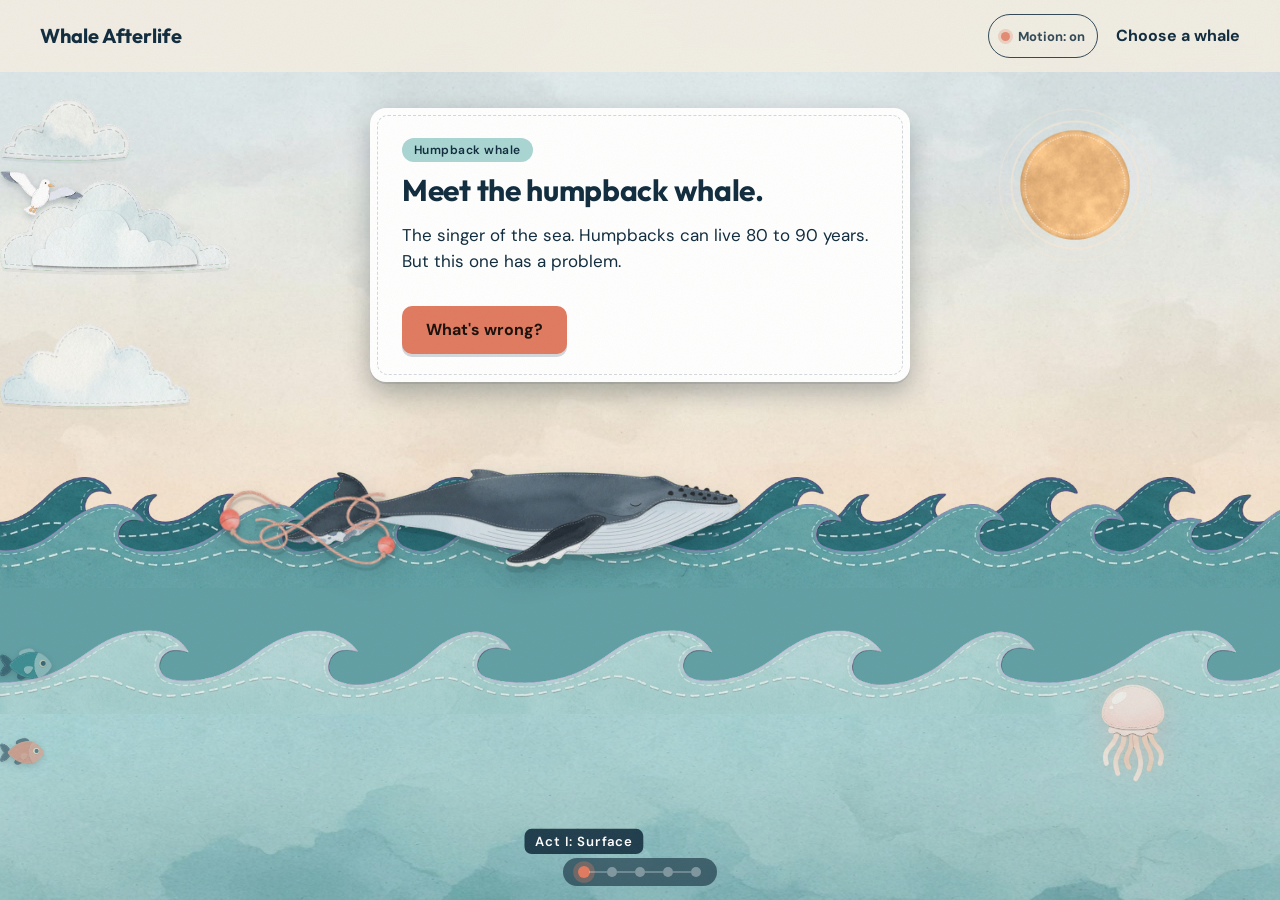
<file: humpback-whale.html>
<!doctype html>
<html lang="en">
<head>
  <meta charset="utf-8">
  <meta name="viewport" content="width=device-width, initial-scale=1">
  <title>Humpback whale · Whale Afterlife</title>
  <meta name="description" content="A gentle, paper-cut story about the humpback whale: a net of crab-trap lines, a rescue, and two very different endings.">
  <meta name="theme-color" content="#F4EEE3">
  <link rel="icon" type="image/svg+xml" href="favicon.svg">
  <link rel="preconnect" href="https://fonts.googleapis.com">
  <link rel="preconnect" href="https://fonts.gstatic.com" crossorigin>
  <link href="https://fonts.googleapis.com/css2?family=DM+Sans:wght@400;600;700&family=Outfit:wght@700&display=swap" rel="stylesheet">
  <script>
    /* motion preference: saved choice, else the system setting */
    (function () {
      var on;
      try { var m = localStorage.getItem('motion'); on = m ? m === 'on' : !matchMedia('(prefers-reduced-motion: reduce)').matches; }
      catch (e) { on = !matchMedia('(prefers-reduced-motion: reduce)').matches; }
      document.documentElement.setAttribute('data-motion', on ? 'on' : 'off');
    })();
  </script>
  <link rel="stylesheet" href="styles.css">
  <link rel="stylesheet" href="right.css">
  <link rel="stylesheet" href="humpback.css">
</head>
<body class="page-right page-humpback">

<a class="skip" href="#rw">Skip to the story</a>

<header class="nav" id="nav">
  <a class="logo" href="index.html" aria-label="Whale Afterlife, home">
    <span>Whale Afterlife</span>
  </a>
  <nav aria-label="Main">
    <button class="motion" id="motionToggle" type="button" aria-pressed="true" title="Turn animations on or off"><span class="motion__dot" aria-hidden="true"></span><span id="motionLabel">Motion: on</span></button>
    <a href="index.html#choose">Choose a whale</a>
  </nav>
</header>

<div class="stage-frame" id="stageFrame" aria-hidden="true"><i class="sf-drape sf-drape--l"></i><i class="sf-drape sf-drape--r"></i></div>

<main>
  <section class="rw" id="rw">

    <div class="rw-sky" aria-hidden="true">
      <img class="sun" src="assets/sprites/sun.png" alt=""><img class="cloud cl1" src="assets/sprites/cloud-2.png" alt=""><img class="cloud cl2" src="assets/sprites/cloud-1.png" alt=""><img class="cloud cl3" src="assets/sprites/cloud-5.png" alt="">
      <img class="gull gull--fly" data-sprite="gull-fly" alt="">
    </div>

    <div class="rw-sea1" aria-hidden="true">
      <div class="rw-sea"></div>
      <div class="wave wave--b1" data-wave="#16707A"></div>
      <div class="wave wave--b2" data-wave="#5FB0B0"></div>
    </div>
    <div class="bubbles" data-bubbles="8" aria-hidden="true"></div>

    <!-- the scarred sprite fades in once the whale is freed -->
    <div class="rw-whale hb-whale" id="whale" role="img" aria-label="A humpback whale at the surface">
      <img data-sprite="humpback-whale" alt="" width="1100" height="306">
      <img class="hb-scarred" data-sprite="humpback-whale-scarred" alt="" aria-hidden="true">
      <div class="hb-traps" aria-hidden="true">
        <img class="trap trap--1" data-sprite="rope-buoy" alt="">
        <img class="trap trap--2" data-sprite="rope-buoy" alt="">
      </div>
    </div>

    <div class="rw-boat" id="boat" aria-hidden="true">
      <img class="crew crew--1" data-sprite="scientist-1" alt="">
      <img class="crew crew--2" data-sprite="scientist-2" alt="">
      <img class="crew crew--3" data-sprite="scientist-3" alt="">
      <img class="rw-boat__hull" data-sprite="research-ship" alt="">
    </div>

    <div class="rw-front1" aria-hidden="true">
      <div class="wave wave--f1" data-wave="#A9D6D3" data-fill="url(assets/sprites/bg-water.jpg)"></div>
      <img class="swimmer r" style="--y: calc(var(--wl) + 14vh); --t: 44s; --d: -10s; --w: 52px" data-sprite="fish-teal" alt="">
      <img class="swimmer l" style="--y: calc(var(--wl) + 24vh); --t: 56s; --d: -28s; --w: 44px" data-sprite="fish-coral" alt="">
      <img class="rw-jelly" data-sprite="jellyfish" alt="">
    </div>

    <div class="rw-hearts" id="hearts" aria-hidden="true"><i>♥</i><i>♥</i><i>♥</i><i>♥</i><i>♥</i></div>

    <h1 class="sr-only">The humpback whale and the crab-trap lines</h1>
    <h2 class="sr-only">The story, step by step</h2>
    <div class="caps caps--top rw-caps" aria-live="polite">
      <div class="cap paper-card" data-step="0">
        <span class="chip">Humpback whale</span>
        <h3>Meet the humpback whale.</h3>
        <p>The singer of the sea. Humpbacks can live 80 to 90 years. But this one has a problem.</p>
        <button class="btn btn--accent" data-act="spot">What's wrong?</button>
      </div>
      <div class="cap paper-card" data-step="1">
        <span class="chip">Tangled</span>
        <h3>Scientists spot a tangled whale.</h3>
        <p>Lines from crab traps are wound around its tail. Every move is hard work, and the traps drag behind it.</p>
        <button class="btn btn--accent" data-act="ask">Rescue it?</button>
      </div>
      <div class="cap paper-card" data-step="2">
        <span class="chip">Not so easy</span>
        <h3>The first try does not work.</h3>
        <p>The lines are thick and tight. The crew is tired, and the boat is running low on fuel.</p>
        <button class="btn btn--accent" data-act="decide">What now?</button>
      </div>
      <div class="cap paper-card" data-step="3">
        <span class="chip">Free!</span>
        <h3>The last line comes off.</h3>
        <p>The crew keeps going, and at last the whale is free. The traps sink away, and the whale swims off.</p>
        <button class="btn btn--accent" data-act="years">Years go by</button>
      </div>
      <div class="cap paper-card" data-step="4">
        <span class="chip">A long life</span>
        <h3>Scars, but alive.</h3>
        <p>The lines left scars on its tail. It kept swimming, singing and travelling for many more years, all the way to a ripe old age.</p>
        <div class="rw-actions">
          <button class="btn btn--accent" data-act="recap">Its story in short</button>
          <button class="btn btn--soft" data-act="retry">Try the other way</button>
        </div>
      </div>
      <div class="cap cap--quiet paper-card" data-step="5">
        <span class="chip">Gone</span>
        <h3>The whale is not there anymore.</h3>
        <p>The next day the crew comes back to the same spot. The whale has already left the bay, and nobody can find it.</p>
        <button class="btn btn--accent" data-act="weak">What happened to it?</button>
      </div>
      <div class="cap cap--quiet paper-card" data-step="6">
        <span class="chip">A sad ending</span>
        <h3>Too tired to go on.</h3>
        <p>With the traps still on its tail, the whale could barely move. It grew weak and thin, and in the end it died. It became one more victim of fishing gear.</p>
        <div class="rw-actions">
          <button class="btn btn--accent" data-act="recap">Its story in short</button>
          <button class="btn btn--soft" data-act="retry">Try the other way</button>
        </div>
      </div>
    </div>
  </section>
</main>

<div class="modal" id="rwModal" role="dialog" aria-modal="true" aria-label="Rescue the whale?" hidden>
  <div class="modal__backdrop" data-close></div>
  <div class="modal__box">
    <button class="modal__close" type="button" data-close aria-label="Close">×</button>
    <div id="flow" class="flow">
      <div class="flow-panel paper-card" id="q1">
        <p class="eyebrow">Your choice</p>
        <h2>Start a rescue?</h2>
        <p class="muted">The whale is tangled in crab-trap lines. Should the crew try to free it?</p>
        <div class="options">
          <button class="option" data-act="rescue">
            <span class="option__title">Yes, start the rescue</span>
            <span class="option__sub">Carefully cut the lines</span>
          </button>
          <button class="option" data-go="wait">
            <span class="option__title">Not now</span>
            <span class="option__sub">Watch from a distance</span>
          </button>
        </div>
      </div>
      <div class="flow-panel paper-card" id="wait" hidden>
        <span class="chip">Not this time</span>
        <h2>It cannot wait.</h2>
        <p>A tangled whale gets weaker every day. The crew is already here and ready to help.</p>
        <button class="btn btn--soft" data-go="q1">Try again</button>
      </div>
      <div class="flow-panel paper-card" id="q2" hidden>
        <p class="eyebrow">Your choice</p>
        <h2>Keep trying, or wait for tomorrow?</h2>
        <p class="muted">Everyone is tired and the fuel is low.</p>
        <div class="options">
          <button class="option" data-act="keep">
            <span class="option__title">Keep trying</span>
            <span class="option__sub">One more go, right now</span>
          </button>
          <button class="option" data-act="tomorrow">
            <span class="option__title">Try again tomorrow</span>
            <span class="option__sub">Rest, refuel, come back</span>
          </button>
        </div>
      </div>
    </div>
  </div>
</div>

<nav class="journey" id="journey" aria-label="Story progress">
  <ol>
    <li><span>Act I: Surface</span></li>
    <li><span>Act II: Tangled</span></li>
    <li><span>Act III: Rescue</span></li>
    <li><span>Act IV: Outcome</span></li>
    <li><span>Act V: After</span></li>
  </ol>
</nav>

<div class="modal" id="recapModal" role="dialog" aria-modal="true" aria-label="Its story, in short" hidden>
  <div class="modal__backdrop" data-close></div>
  <div class="modal__box">
    <button class="modal__close" type="button" data-close aria-label="Close">×</button>
    <div class="paper-card outro-card center">
        <p class="eyebrow">Its story, in short</p>
        <h2>One decision can change the ending.</h2>
        <p>A humpback tangled in crab-trap lines is in real danger. Whether it is freed in time can decide its whole future.</p>
        <p class="road">If the crew keeps going</p>
        <ol class="timeline" aria-label="The rescued road">
          <li><strong>Tangled</strong><span>Trap lines wound around the tail</span></li>
          <li><strong>Freed</strong><span>The crew does not give up</span></li>
          <li><strong>Old age</strong><span>Scarred, but alive for many more years</span></li>
        </ol>
        <p class="road">If the crew waits</p>
        <ol class="timeline" aria-label="The road without rescue">
          <li><strong>Gone</strong><span>The whale leaves before they return</span></li>
          <li><strong>Weaker</strong><span>It cannot swim or feed well</span></li>
          <li><strong>The end</strong><span>One more victim of fishing gear</span></li>
        </ol>
        <p class="thanks">Thank you, singer.</p>
        <div class="outro-actions">
          <a class="btn btn--accent" href="index.html#choose">Choose another whale</a>
          <button class="btn btn--soft" data-act="again">Watch again</button>
        </div>
        <p class="small">Based on real events and published science. <a href="sources.html">All sources</a></p>
      </div>
  </div>
</div>

<script src="stage.js"></script>
<script src="recap.js"></script>
<script src="humpback.js"></script>
</body>
</html>
</file>
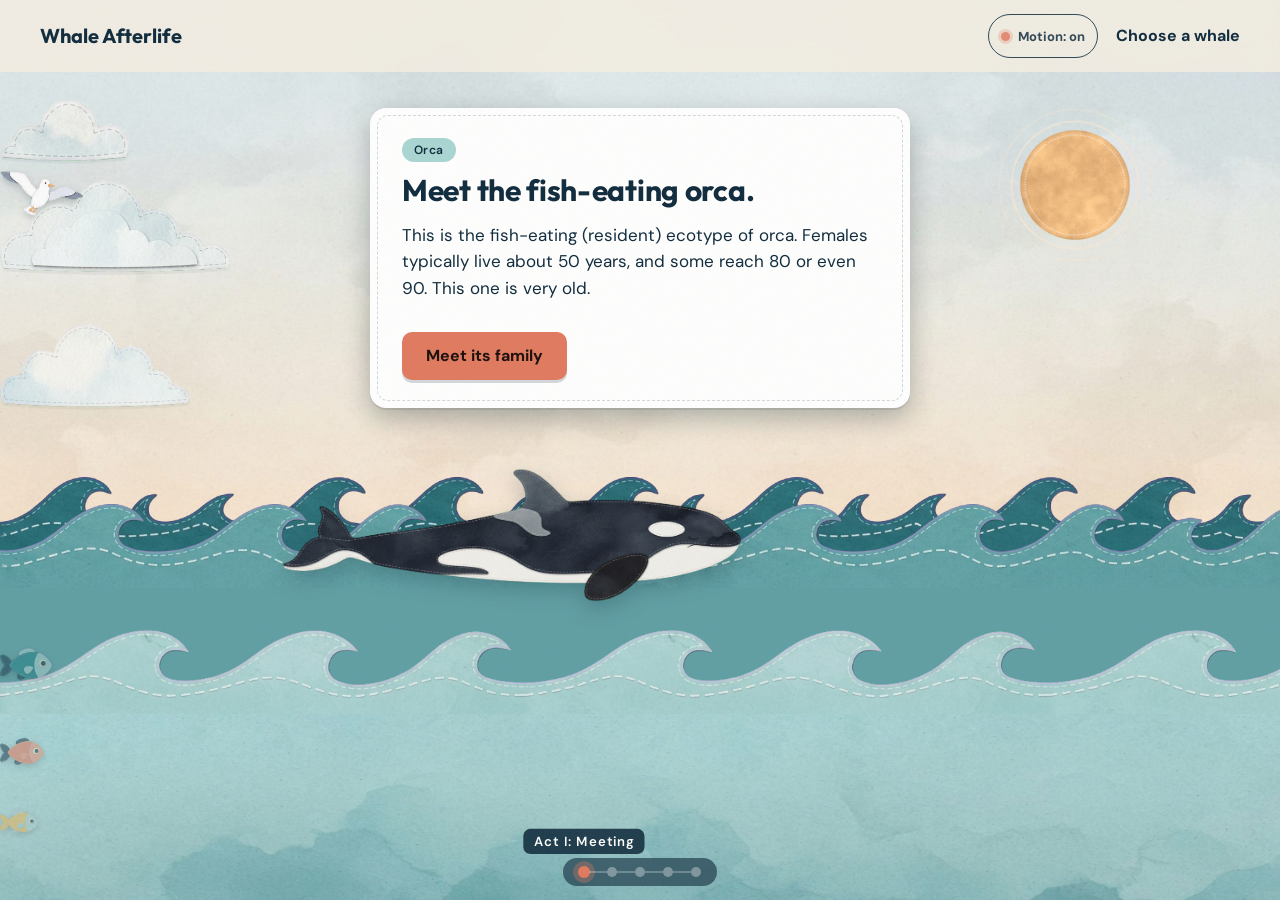
<file: orca-whale.html>
<!doctype html>
<html lang="en">
<head>
  <meta charset="utf-8">
  <meta name="viewport" content="width=device-width, initial-scale=1">
  <title>Orca · Whale Afterlife</title>
  <meta name="description" content="A gentle, paper-cut story about the orca: a matriarch's farewell among her family, or a mystery on a White Sea shore.">
  <meta name="theme-color" content="#F4EEE3">
  <link rel="icon" type="image/svg+xml" href="favicon.svg">
  <link rel="preconnect" href="https://fonts.googleapis.com">
  <link rel="preconnect" href="https://fonts.gstatic.com" crossorigin>
  <link href="https://fonts.googleapis.com/css2?family=DM+Sans:wght@400;600;700&family=Outfit:wght@700&display=swap" rel="stylesheet">
  <script>
    /* motion preference: saved choice, else the system setting */
    (function () {
      var on;
      try { var m = localStorage.getItem('motion'); on = m ? m === 'on' : !matchMedia('(prefers-reduced-motion: reduce)').matches; }
      catch (e) { on = !matchMedia('(prefers-reduced-motion: reduce)').matches; }
      document.documentElement.setAttribute('data-motion', on ? 'on' : 'off');
    })();
  </script>
  <link rel="stylesheet" href="styles.css">
  <link rel="stylesheet" href="right.css">
  <link rel="stylesheet" href="orca.css">
</head>
<body class="page-right page-orca">

<a class="skip" href="#rw">Skip to the story</a>

<header class="nav" id="nav">
  <a class="logo" href="index.html" aria-label="Whale Afterlife, home">
    <span>Whale Afterlife</span>
  </a>
  <nav aria-label="Main">
    <button class="motion" id="motionToggle" type="button" aria-pressed="true" title="Turn animations on or off"><span class="motion__dot" aria-hidden="true"></span><span id="motionLabel">Motion: on</span></button>
    <a href="index.html#choose">Choose a whale</a>
  </nav>
</header>

<div class="stage-frame" id="stageFrame" aria-hidden="true"><i class="sf-drape sf-drape--l"></i><i class="sf-drape sf-drape--r"></i></div>

<main>
  <section class="rw" id="rw">

    <div class="rw-sky" aria-hidden="true">
      <img class="sun" src="assets/sprites/sun.png" alt=""><img class="cloud cl1" src="assets/sprites/cloud-2.png" alt=""><img class="cloud cl2" src="assets/sprites/cloud-1.png" alt=""><img class="cloud cl3" src="assets/sprites/cloud-5.png" alt="">
      <img class="gull gull--fly" data-sprite="gull-fly" alt="">
    </div>

    <!-- scene 1: open water with the family -->
    <div class="rw-sea1" aria-hidden="true">
      <div class="rw-sea"></div>
      <div class="wave wave--b1" data-wave="#16707A"></div>
      <div class="wave wave--b2" data-wave="#5FB0B0"></div>
    </div>
    <div class="bubbles" data-bubbles="8" aria-hidden="true"></div>

    <!-- scene 2: a shore on the White Sea, switched on with one hard cut -->
    <div class="rw-shore" aria-hidden="true">
      <img class="oc-backdrop" data-sprite="solovki-backdrop" alt="">
      <div class="sh-water"></div>
      <div class="dune dune--back"></div>
      <div class="dune dune--mid"></div>
      <img class="sol sol--trees" data-sprite="solovki-trees" alt=""><img class="sol sol--birch" data-sprite="solovki-birch" alt="">
      <img class="oc-person oc-person--1" data-sprite="fisherman" alt="">
      <img class="oc-person oc-person--2" data-sprite="mushroom-picker" alt="">
      <img class="oc-person oc-person--sci" data-sprite="photographer" alt="">
    </div>

    <img class="rw-whale oc-whale" id="whale" data-sprite="orca" alt="An orca, the family matriarch" width="1100" height="270">
    <img class="oc-calf oc-calf--1" data-sprite="orca-calf" alt="" aria-hidden="true">
    <img class="oc-calf oc-calf--2" data-sprite="orca-calf" alt="" aria-hidden="true">
    <img class="oc-calf oc-calf--3" data-sprite="orca-calf" alt="" aria-hidden="true">

    <div class="rw-front1" aria-hidden="true">
      <div class="wave wave--f1" data-wave="#A9D6D3" data-fill="url(assets/sprites/bg-water.jpg)"></div>
      <img class="swimmer r" style="--y: calc(var(--wl) + 14vh); --t: 44s; --d: -10s; --w: 52px" data-sprite="fish-teal" alt="">
      <img class="swimmer l" style="--y: calc(var(--wl) + 24vh); --t: 56s; --d: -28s; --w: 44px" data-sprite="fish-coral" alt="">
      <img class="swimmer r" style="--y: calc(var(--wl) + 32vh); --t: 62s; --d: -40s; --w: 38px" data-sprite="fish-mustard" alt="">
    </div>
    <div class="rw-shore-front" aria-hidden="true">
      <div class="dune dune--front"></div>
    </div>

    <div class="rw-hearts" id="hearts" aria-hidden="true"><i>♥</i><i>♥</i><i>♥</i><i>♥</i><i>♥</i></div>

    <h1 class="sr-only">The orca after death</h1>
    <h2 class="sr-only">The story, step by step</h2>
    <div class="caps caps--top rw-caps" aria-live="polite">
      <div class="cap paper-card" data-step="0">
        <span class="chip">Orca</span>
        <h3>Meet the fish-eating orca.</h3>
        <p>This is the fish-eating (resident) ecotype of orca. Females typically live about 50 years, and some reach 80 or even 90. This one is very old.</p>
        <button class="btn btn--accent" data-act="meet">Meet its family</button>
      </div>
      <div class="cap paper-card" data-step="1">
        <span class="chip">The matriarch</span>
        <h3>It leads the whole family.</h3>
        <p>Resident orcas live in families led by an old female. Her children and grandchildren stay with her all their lives. Now its long life is ending.</p>
        <button class="btn btn--accent" data-act="ask">How does its story end?</button>
      </div>
      <div class="cap paper-card" data-step="2">
        <span class="chip">A long life</span>
        <h3>It raised a new generation.</h3>
        <p>It led the family to the best salmon for decades, and it lived to see its grandchildren grow up. Now it slows down, and the whole family stays close.</p>
        <button class="btn btn--accent" data-act="goodbye">The goodbye</button>
      </div>
      <div class="cap cap--quiet paper-card" data-step="3">
        <span class="chip">The farewell</span>
        <h3>Nobody leaves its side.</h3>
        <p>Sons, daughters and grandchildren gather around and swim slowly together. They say goodbye in their own way, and the water is very quiet.</p>
        <button class="btn btn--accent" data-act="lead">Who leads now?</button>
      </div>
      <div class="cap paper-card" data-step="4">
        <span class="chip">A new matriarch</span>
        <h3>The daughter takes the lead.</h3>
        <p>The family is not alone. Its oldest daughter becomes the new matriarch, and she leads everyone onward, just as she was taught.</p>
        <div class="rw-actions">
          <button class="btn btn--accent" data-act="recap">Its story in short</button>
          <button class="btn btn--soft" data-act="retry">Try the other way</button>
        </div>
      </div>
      <div class="cap cap--quiet paper-card" data-step="5">
        <span class="chip">A mystery</span>
        <h3>Nobody knows how it died.</h3>
        <p>One summer, an orca is found on the shore of the Solovetsky Islands, in the White Sea. Its teeth are worn down, so it was most likely an old female.</p>
        <button class="btn btn--accent" data-act="found">Who found it?</button>
      </div>
      <div class="cap paper-card" data-step="6">
        <span class="chip">Locals</span>
        <h3>Fishermen and mushroom pickers.</h3>
        <p>People who live nearby come across it on their way. Not many orcas visit the White Sea, so everyone stops to look.</p>
        <button class="btn btn--accent" data-act="photo">And then?</button>
      </div>
      <div class="cap paper-card" data-step="7">
        <span class="chip">For science</span>
        <h3>The photographer takes samples.</h3>
        <p>The locals bring a photographer, who photographs the orca and takes samples for scientists. Later, the samples are studied in a lab.</p>
        <button class="btn btn--accent" data-act="teeth">What about the teeth?</button>
      </div>
      <div class="cap paper-card" data-step="8">
        <span class="chip">Souvenirs</span>
        <h3>And then, the teeth…</h3>
        <p>Some of the locals probably took a tooth or two as a keepsake.</p>
        <p class="oc-skull" aria-hidden="true"><img data-sprite="orca-skull" alt=""><span>· · ·</span></p>
        <div class="rw-actions">
          <button class="btn btn--accent" data-act="recap">Its story in short</button>
          <button class="btn btn--soft" data-act="retry">Try the other way</button>
        </div>
      </div>
    </div>
  </section>
</main>

<div class="modal" id="rwModal" role="dialog" aria-modal="true" aria-label="How does its story end?" hidden>
  <div class="modal__backdrop" data-close></div>
  <div class="modal__box">
    <button class="modal__close" type="button" data-close aria-label="Close">×</button>
    <div id="flow" class="flow">
      <div class="flow-panel paper-card" id="q1">
        <p class="eyebrow">Your choice</p>
        <h2>How does its story end?</h2>
        <p class="muted">Two very different endings for an old matriarch.</p>
        <div class="options">
          <button class="option" data-act="family">
            <span class="option__title">Among its family</span>
            <span class="option__sub">A peaceful goodbye</span>
          </button>
          <button class="option" data-act="mystery">
            <span class="option__title">A mystery on the shore</span>
            <span class="option__sub">Found by the White Sea</span>
          </button>
        </div>
      </div>
    </div>
  </div>
</div>

<nav class="journey" id="journey" aria-label="Story progress">
  <ol>
    <li><span>Act I: Meeting</span></li>
    <li><span>Act II: Family</span></li>
    <li><span>Act III: The end</span></li>
    <li><span>Act IV: Goodbye</span></li>
    <li><span>Act V: After</span></li>
  </ol>
</nav>

<div class="modal" id="recapModal" role="dialog" aria-modal="true" aria-label="Its story, in short" hidden>
  <div class="modal__backdrop" data-close></div>
  <div class="modal__box">
    <button class="modal__close" type="button" data-close aria-label="Close">×</button>
    <div class="paper-card outro-card center">
        <p class="eyebrow">Its story, in short</p>
        <h2>An old matriarch, two endings.</h2>
        <p>Fish-eating orcas live in close families led by an old female. How her story ends can be very different.</p>
        <p class="road">Among its family</p>
        <ol class="timeline" aria-label="The family road">
          <li><strong>Matriarch</strong><span>It led the family for decades</span></li>
          <li><strong>Farewell</strong><span>The whole family stays close</span></li>
          <li><strong>Next</strong><span>Its daughter becomes the matriarch</span></li>
        </ol>
        <p class="road">On the shore</p>
        <ol class="timeline" aria-label="The shore road">
          <li><strong>Found</strong><span>Locals find it in the White Sea</span></li>
          <li><strong>Samples</strong><span>A photographer takes samples for scientists</span></li>
          <li><strong>Teeth</strong><span>A few were taken as souvenirs</span></li>
        </ol>
        <p class="thanks">Thank you, matriarch.</p>
        <div class="outro-actions">
          <a class="btn btn--accent" href="index.html#choose">Choose another whale</a>
          <button class="btn btn--soft" data-act="again">Watch again</button>
        </div>
        <p class="small">Based on real events and published science. <a href="sources.html">All sources</a></p>
      </div>
  </div>
</div>

<script src="stage.js"></script>
<script src="recap.js"></script>
<script src="orca.js"></script>
</body>
</html>
</file>
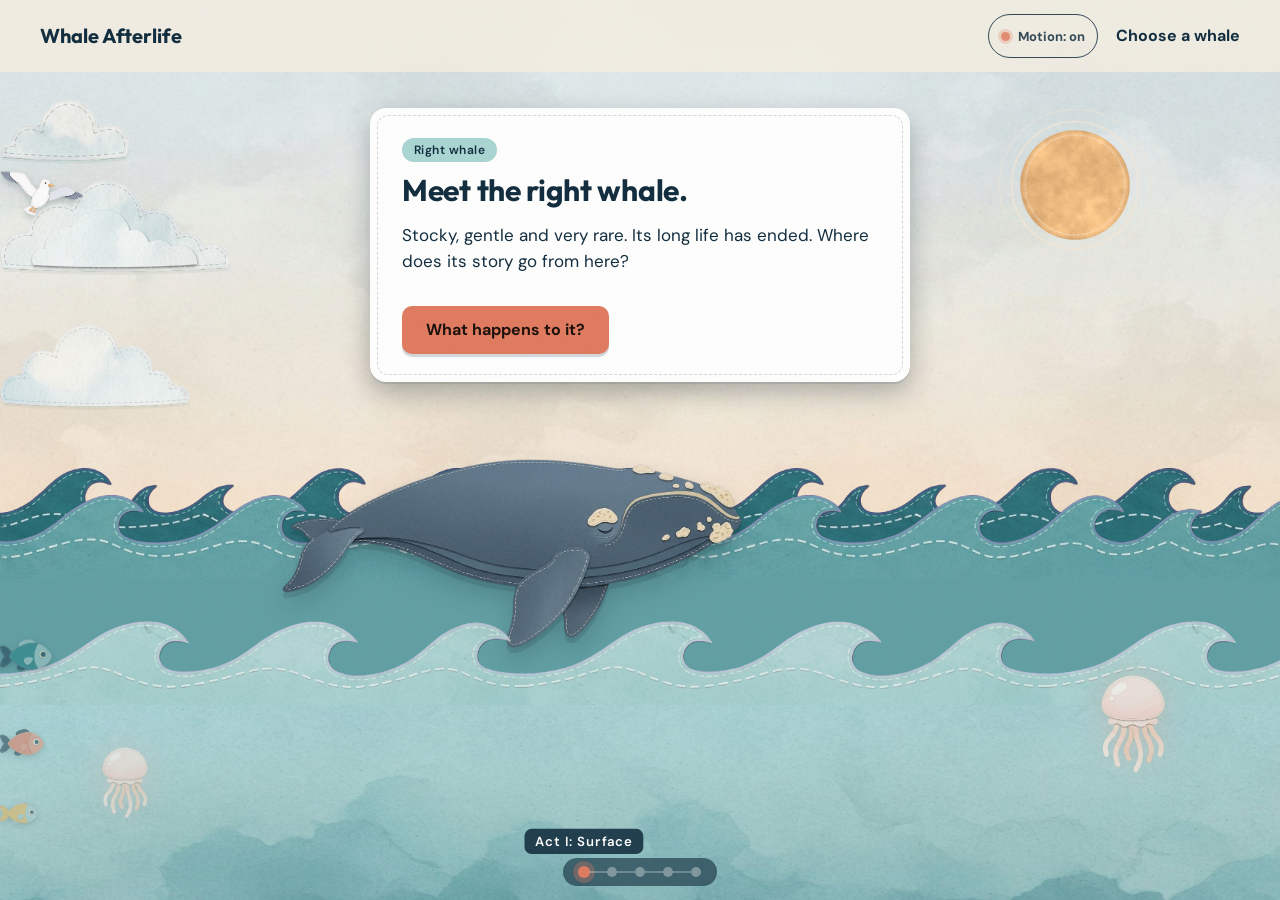
<file: right-whale.html>
<!doctype html>
<html lang="en">
<head>
  <meta charset="utf-8">
  <meta name="viewport" content="width=device-width, initial-scale=1">
  <title>Whale Afterlife · Right whale</title>
  <meta name="description" content="A gentle, paper-cut story about the right whale: it does not sink, and every one of its kind matters.">
  <meta name="theme-color" content="#F4EEE3">
  <link rel="icon" type="image/svg+xml" href="favicon.svg">
  <link rel="preconnect" href="https://fonts.googleapis.com">
  <link rel="preconnect" href="https://fonts.gstatic.com" crossorigin>
  <link href="https://fonts.googleapis.com/css2?family=DM+Sans:wght@400;600;700&family=Outfit:wght@700&display=swap" rel="stylesheet">
  <script>
    /* motion preference: saved choice, else the system setting */
    (function () {
      var on;
      try { var m = localStorage.getItem('motion'); on = m ? m === 'on' : !matchMedia('(prefers-reduced-motion: reduce)').matches; }
      catch (e) { on = !matchMedia('(prefers-reduced-motion: reduce)').matches; }
      document.documentElement.setAttribute('data-motion', on ? 'on' : 'off');
    })();
  </script>
  <link rel="stylesheet" href="styles.css">
  <link rel="stylesheet" href="right.css">
</head>
<body class="page-right">

<a class="skip" href="#rw">Skip to the story</a>

<header class="nav" id="nav">
  <a class="logo" href="index.html" aria-label="Whale Afterlife, home">
    <span>Whale Afterlife</span>
  </a>
  <nav aria-label="Main">
    <button class="motion" id="motionToggle" type="button" aria-pressed="true" title="Turn animations on or off"><span class="motion__dot" aria-hidden="true"></span><span id="motionLabel">Motion: on</span></button>
    <a href="index.html#choose">Choose a whale</a>
  </nav>
</header>

<div class="stage-frame" id="stageFrame" aria-hidden="true"><i class="sf-drape sf-drape--l"></i><i class="sf-drape sf-drape--r"></i></div>

<main>
  <section class="rw" id="rw">

    <div class="rw-sky" aria-hidden="true">
      <img class="sun" src="assets/sprites/sun.png" alt=""><img class="cloud cl1" src="assets/sprites/cloud-2.png" alt=""><img class="cloud cl2" src="assets/sprites/cloud-1.png" alt=""><img class="cloud cl3" src="assets/sprites/cloud-5.png" alt="">
      <img class="gull gull--fly" data-sprite="gull-fly" alt="">
    </div>

    <!-- scene 1: open water -->
    <div class="rw-sea1" aria-hidden="true">
      <div class="rw-sea"></div>
      <div class="wave wave--b1" data-wave="#16707A"></div>
      <div class="wave wave--b2" data-wave="#5FB0B0"></div>
    </div>
    <div class="bubbles" data-bubbles="8" aria-hidden="true"></div>

    <!-- scene 2: the shore, switched on with one hard cut -->
    <div class="rw-shore" aria-hidden="true">
      <div class="sh-water"></div>
      <div class="dune dune--back"></div>
      <div class="dune dune--mid"></div>
      <img class="camp camp--tripod" data-sprite="camp-tripod" alt=""><img class="camp camp--table" data-sprite="camp-table" alt=""><img class="camp camp--crates" data-sprite="camp-crates" alt=""><img class="camp camp--cooler" data-sprite="camp-cooler" alt=""><img class="camp camp--cones" data-sprite="camp-cones" alt="">
    </div>

    <img class="rw-whale" id="whale" data-sprite="right-whale" alt="A right whale floating at the surface" width="1256" height="515">

    <div class="rw-boat" id="boat" aria-hidden="true">
      <img class="crew crew--1" data-sprite="scientist-1" alt="">
      <img class="crew crew--2" data-sprite="scientist-2" alt="">
      <img class="crew crew--3" data-sprite="scientist-3" alt="">
      <img class="rw-boat__hull" data-sprite="research-ship" alt="">
    </div>

    <div class="rw-front1" aria-hidden="true">
      <div class="wave wave--f1" data-wave="#A9D6D3" data-fill="url(assets/sprites/bg-water.jpg)"></div>
      <img class="swimmer r" style="--y: calc(var(--wl) + 14vh); --t: 44s; --d: -10s; --w: 52px" data-sprite="fish-teal" alt="">
      <img class="swimmer l" style="--y: calc(var(--wl) + 24vh); --t: 56s; --d: -28s; --w: 44px" data-sprite="fish-coral" alt="">
      <img class="swimmer r" style="--y: calc(var(--wl) + 32vh); --t: 62s; --d: -40s; --w: 38px" data-sprite="fish-mustard" alt="">
      <img class="rw-jelly" data-sprite="jellyfish" alt="">
      <img class="rw-jelly rw-jelly--2" data-sprite="jellyfish" alt="">
    </div>
    <div class="rw-shore-front" aria-hidden="true">
      <div class="dune dune--front"></div>
    </div>

    <div class="rw-hearts" id="hearts" aria-hidden="true"><i>♥</i><i>♥</i><i>♥</i><i>♥</i><i>♥</i></div>

    <h1 class="sr-only">The right whale after death</h1>
    <h2 class="sr-only">The story, step by step</h2>
    <div class="caps caps--top rw-caps" aria-live="polite">
      <div class="cap paper-card" data-step="0">
        <span class="chip">Right whale</span>
        <h3>Meet the right whale.</h3>
        <p>Stocky, gentle and very rare. Its long life has ended. Where does its story go from here?</p>
        <button class="btn btn--accent" data-act="ask">What happens to it?</button>
      </div>
      <div class="cap paper-card" data-step="1">
        <span class="chip">Doesn't sink</span>
        <h3>It just… floats.</h3>
        <p>Right whales carry so much blubber that they usually stay at the surface. There is no quiet trip to the seafloor for it.</p>
        <button class="btn btn--accent" data-act="oops">Oops…</button>
      </div>
      <div class="cap cap--quiet paper-card" data-step="2">
        <span class="chip">Oops!</span>
        <h3>Every whale counts.</h3>
        <p>This species is critically endangered. Only a few hundred are left, so scientists value every single one, even now.</p>
        <button class="btn btn--accent" data-act="crew">Call the scientists</button>
      </div>
      <div class="cap paper-card" data-step="3">
        <span class="chip">Help is coming</span>
        <h3>A research boat arrives.</h3>
        <p>The crew is gentle and careful. They want to learn everything they can from it.</p>
        <button class="btn btn--accent" data-act="tow">Tow it ashore</button>
      </div>
      <div class="cap cap--quiet paper-card" data-step="4">
        <span class="chip">On the shore</span>
        <h3>A careful goodbye.</h3>
        <p>Scientists perform a post-mortem: a very gentle, very thorough exam. It shows how it lived and what it needed.</p>
        <button class="btn btn--accent" data-act="learn">What does it change?</button>
      </div>
      <div class="cap paper-card" data-step="5">
        <span class="chip">It still helps</span>
        <h3>Its story protects the others.</h3>
        <p>Everything learned from one whale helps keep the rest of its family safe. Even now, it has important work to do.</p>
        <div class="rw-actions">
          <button class="btn btn--accent" data-act="recap">Its story in short</button>
        </div>
      </div>
    </div>
  </section>

  <!-- the ending: a short re-read of the whole story, and where to learn more -->
  
</main>

<!-- the one choice: sinks or floats -->
<div class="modal" id="rwModal" role="dialog" aria-modal="true" aria-label="What happens to it?" hidden>
  <div class="modal__backdrop" data-close></div>
  <div class="modal__box">
    <button class="modal__close" type="button" data-close aria-label="Close">×</button>
    <div id="flow" class="flow">
      <div class="flow-panel paper-card" id="q1">
        <p class="eyebrow">Your choice</p>
        <h2>What happens to it?</h2>
        <p class="muted">Most big whales sink. Is it like them?</p>
        <div class="options">
          <button class="option" data-go="sinks">
            <span class="option__title">It sinks</span>
            <span class="option__sub">Down to the seafloor</span>
          </button>
          <button class="option" data-act="floats">
            <span class="option__title">It floats</span>
            <span class="option__sub">Staying at the surface</span>
          </button>
        </div>
      </div>
      <div class="flow-panel paper-card" id="sinks" hidden>
        <span class="chip">Not this time</span>
        <h2>Not so fast!</h2>
        <p>Right whales carry so much blubber (whale fat) that they usually stay afloat. Let's try the other way.</p>
        <button class="btn btn--soft" data-go="q1">Try again</button>
      </div>
    </div>
  </div>
</div>

<nav class="journey" id="journey" aria-label="Story progress">
  <ol>
    <li><span>Act I: Surface</span></li>
    <li><span>Act II: Floating</span></li>
    <li><span>Act III: Crew</span></li>
    <li><span>Act IV: Shore</span></li>
    <li><span>Act V: Hope</span></li>
  </ol>
</nav>

<!-- the ending: the whole story in short, in its own window -->
<div class="modal" id="recapModal" role="dialog" aria-modal="true" aria-label="Its story, in short" hidden>
  <div class="modal__backdrop" data-close></div>
  <div class="modal__box">
    <button class="modal__close" type="button" data-close aria-label="Close">×</button>
    <div class="paper-card outro-card center">
        <p class="eyebrow">Its story, in short</p>
        <h2>Even a gentle goodbye helps the living.</h2>
        <p>A right whale floats instead of sinking, so scientists can reach it. What they learn from one whale helps protect the few hundred that are left.</p>
        <ol class="timeline" aria-label="Its story in three steps">
          <li><strong>Afloat</strong><span>Its blubber keeps it at the surface</span></li>
          <li><strong>Ashore</strong><span>A research crew tows it to the beach</span></li>
          <li><strong>Learning</strong><span>A careful exam shows how to protect the rest</span></li>
        </ol>
        <p class="thanks">Thank you, gentle giant.</p>
        <div class="outro-actions">
          <a class="btn btn--accent" href="index.html#choose">Choose another whale</a>
          <button class="btn btn--soft" data-act="again">Watch again</button>
        </div>
        <p class="small">Based on real events and published science. <a href="sources.html">All sources</a></p>
      </div>
  </div>
</div>

<script src="stage.js"></script>
<script src="recap.js"></script>
<script src="right.js"></script>
</body>
</html>
</file>
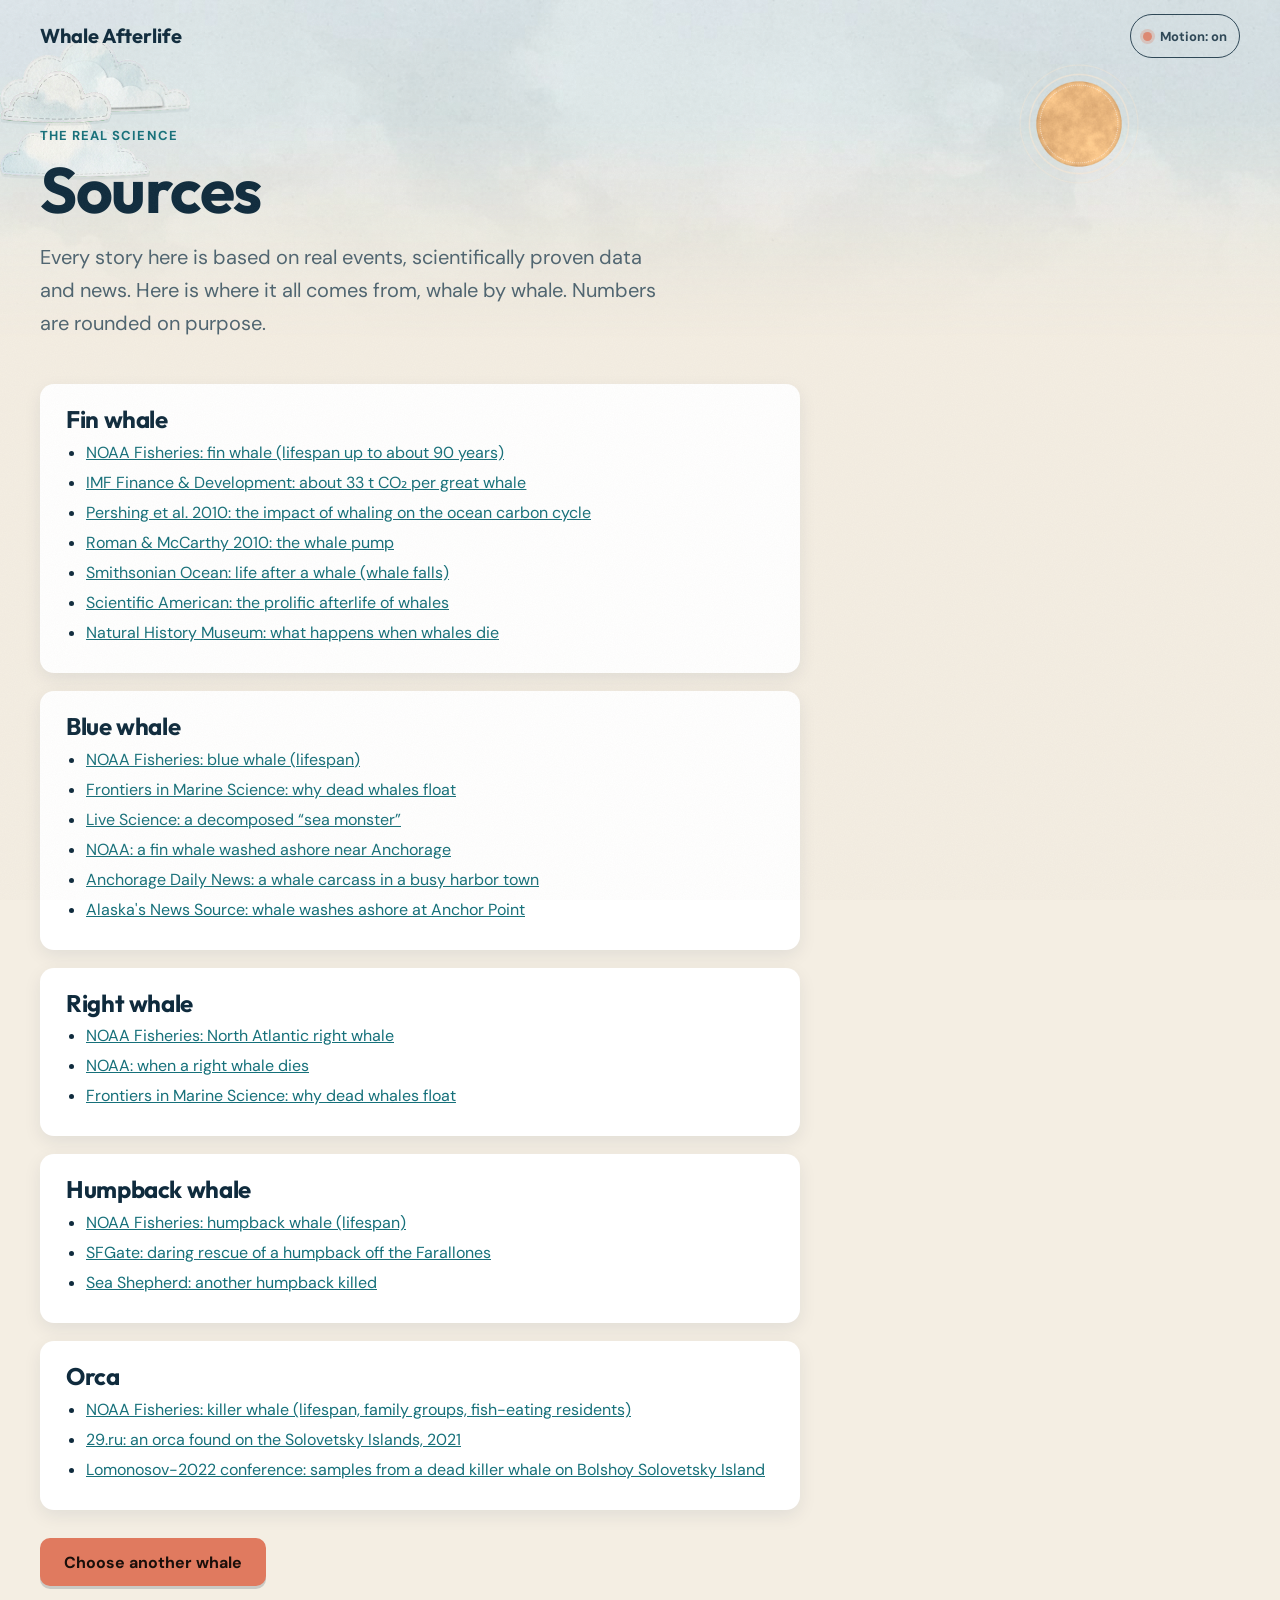
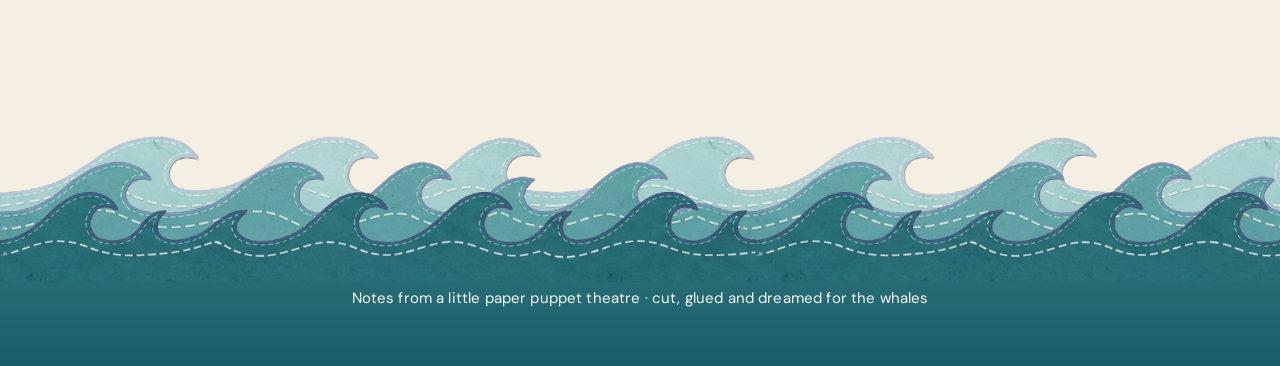
<file: sources.html>
<!doctype html>
<html lang="en">
<head>
  <meta charset="utf-8">
  <meta name="viewport" content="width=device-width, initial-scale=1">
  <title>Sources · Whale Afterlife</title>
  <meta name="description" content="Every story on Whale Afterlife is based on real events and published science. Here are the sources, whale by whale.">
  <meta name="theme-color" content="#F4EEE3">
  <link rel="icon" type="image/svg+xml" href="favicon.svg">
  <link rel="preconnect" href="https://fonts.googleapis.com">
  <link rel="preconnect" href="https://fonts.gstatic.com" crossorigin>
  <link href="https://fonts.googleapis.com/css2?family=DM+Sans:wght@400;600;700&family=Outfit:wght@700&display=swap" rel="stylesheet">
  <script>
    /* motion preference: saved choice, else the system setting */
    (function () {
      var on;
      try { var m = localStorage.getItem('motion'); on = m ? m === 'on' : !matchMedia('(prefers-reduced-motion: reduce)').matches; }
      catch (e) { on = !matchMedia('(prefers-reduced-motion: reduce)').matches; }
      document.documentElement.setAttribute('data-motion', on ? 'on' : 'off');
    })();
  </script>
  <link rel="stylesheet" href="styles.css">
</head>
<body class="page-hub page-sources">

<a class="skip" href="#sources">Skip to sources</a>

<header class="nav" id="nav">
  <a class="logo" href="index.html" aria-label="Whale Afterlife, home"><span>Whale Afterlife</span></a>
  <nav aria-label="Main">
    <button class="motion" id="motionToggle" type="button" aria-pressed="true" title="Turn animations on or off"><span class="motion__dot" aria-hidden="true"></span><span id="motionLabel">Motion: on</span></button>
  </nav>
</header>

<main id="sources">
  <section class="hero">
    <div class="hub-sky" aria-hidden="true"><img class="sun" src="assets/sprites/sun.png" alt=""><img class="cloud cl1" src="assets/sprites/cloud-2.png" alt=""><img class="cloud cl2" src="assets/sprites/cloud-1.png" alt=""><img class="cloud cl3" src="assets/sprites/cloud-5.png" alt=""></div>
    <div class="wrap">
      <p class="eyebrow">The real science</p>
      <h1>Sources</h1>
      <p class="lede">Every story here is based on real events, scientifically proven data and news. Here is where it all comes from, whale by whale. Numbers are rounded on purpose.</p>
      <section class="src"><h2>Fin whale</h2>
        <ul>
          <li><a href="https://www.fisheries.noaa.gov/species/fin-whale" target="_blank" rel="noopener">NOAA Fisheries: fin whale (lifespan up to about 90 years)</a></li>
          <li><a href="https://www.imf.org/en/publications/fandd/issues/2019/12/natures-solution-to-climate-change-chami" target="_blank" rel="noopener">IMF Finance &amp; Development: about 33 t CO₂ per great whale</a></li>
          <li><a href="https://doi.org/10.1371/journal.pone.0012444" target="_blank" rel="noopener">Pershing et al. 2010: the impact of whaling on the ocean carbon cycle</a></li>
          <li><a href="https://doi.org/10.1371/journal.pone.0013255" target="_blank" rel="noopener">Roman &amp; McCarthy 2010: the whale pump</a></li>
          <li><a href="https://ocean.si.edu/ocean-life/marine-mammals/life-after-whale-whale-falls" target="_blank" rel="noopener">Smithsonian Ocean: life after a whale (whale falls)</a></li>
          <li><a href="https://www.scientificamerican.com/article/the-prolific-afterlife-of-whales/" target="_blank" rel="noopener">Scientific American: the prolific afterlife of whales</a></li>
          <li><a href="https://nhm.ac.uk/discover/what-happens-when-whales-die.html" target="_blank" rel="noopener">Natural History Museum: what happens when whales die</a></li>
        </ul></section>
      <section class="src"><h2>Blue whale</h2>
        <ul>
          <li><a href="https://www.fisheries.noaa.gov/species/blue-whale" target="_blank" rel="noopener">NOAA Fisheries: blue whale (lifespan)</a></li>
          <li><a href="https://www.frontiersin.org/articles/10.3389/fmars.2020.00333/full" target="_blank" rel="noopener">Frontiers in Marine Science: why dead whales float</a></li>
          <li><a href="https://www.livescience.com/59098-decomposed-sea-monster-just-a-whale.html" target="_blank" rel="noopener">Live Science: a decomposed &ldquo;sea monster&rdquo;</a></li>
          <li><a href="https://www.fisheries.noaa.gov/feature-story/47-foot-fin-whale-found-washed-ashore-near-anchorage" target="_blank" rel="noopener">NOAA: a fin whale washed ashore near Anchorage</a></li>
          <li><a href="https://adn.com/alaska-news/wildlife/2016/05/30/what-do-you-do-with-a-50-foot-long-whale-carcass-in-a-busy-harbor-town" target="_blank" rel="noopener">Anchorage Daily News: a whale carcass in a busy harbor town</a></li>
          <li><a href="https://www.alaskasnewssource.com/2026/06/30/whale-washes-ashore-anchor-point/" target="_blank" rel="noopener">Alaska's News Source: whale washes ashore at Anchor Point</a></li>
        </ul></section>
      <section class="src"><h2>Right whale</h2>
        <ul>
          <li><a href="https://www.fisheries.noaa.gov/species/north-atlantic-right-whale" target="_blank" rel="noopener">NOAA Fisheries: North Atlantic right whale</a></li>
          <li><a href="https://www.fisheries.noaa.gov/feature-story/when-right-whale-dies" target="_blank" rel="noopener">NOAA: when a right whale dies</a></li>
          <li><a href="https://www.frontiersin.org/articles/10.3389/fmars.2020.00333/full" target="_blank" rel="noopener">Frontiers in Marine Science: why dead whales float</a></li>
        </ul></section>
      <section class="src"><h2>Humpback whale</h2>
        <ul>
          <li><a href="https://www.fisheries.noaa.gov/species/humpback-whale" target="_blank" rel="noopener">NOAA Fisheries: humpback whale (lifespan)</a></li>
          <li><a href="https://www.sfgate.com/bayarea/article/Daring-rescue-of-whale-off-Farallones-Humpback-2557146.php" target="_blank" rel="noopener">SFGate: daring rescue of a humpback off the Farallones</a></li>
          <li><a href="https://www.seashepherdglobal.org/latest-news/another-humpback-killed/" target="_blank" rel="noopener">Sea Shepherd: another humpback killed</a></li>
        </ul></section>
      <section class="src"><h2>Orca</h2>
        <ul>
          <li><a href="https://www.fisheries.noaa.gov/species/killer-whale" target="_blank" rel="noopener">NOAA Fisheries: killer whale (lifespan, family groups, fish-eating residents)</a></li>
          <li><a href="https://29.ru/text/animals/2021/06/15/69971498/" target="_blank" rel="noopener">29.ru: an orca found on the Solovetsky Islands, 2021</a></li>
          <li><a href="https://conf.msu.ru/archive/Lomonosov_2022/data/25891/146768_uid199245_report.pdf" target="_blank" rel="noopener">Lomonosov-2022 conference: samples from a dead killer whale on Bolshoy Solovetsky Island</a></li>
        </ul></section>
      <p class="aside"><a class="btn btn--accent" href="index.html#choose">Choose another whale</a></p>
    </div>
  </section>
</main>

<footer class="footer footer--sea">
  <div class="sea-wave sea-wave--1" data-wave="#A9D6D3" aria-hidden="true"></div>
  <div class="sea-wave sea-wave--2" data-wave="#5FB0B0" aria-hidden="true"></div>
  <div class="sea-wave sea-wave--3" data-wave="#16707A" data-fill="linear-gradient(#276C75, #0F4A5C)" aria-hidden="true"></div>
  <p>Notes from a little paper puppet theatre · cut, glued and dreamed for the whales</p>
</footer>

<script src="hub.js"></script>
</body>
</html>
</file>
<file: styles.css>
/* ===== Whale Afterlife · Deep Reef tokens ===== */
:root {
  --primary: #0F2B3D;
  --on-primary: #FFFFFF;
  --secondary: #16707A;
  --tertiary: #E07A5F;
  --tertiary-hover: #D0664B;
  --on-tertiary: #1A0F0A;
  --soft: #A9D6D3;
  --on-soft: #0F2B3D;
  --bg: #F4EEE3;
  --surface: #FFFFFF;
  --surface-alt: #EAF3F1;
  --muted: #4E6470;
  --outline: #DCD5C8;

  --r-md: 10px;
  --r-lg: 16px;
  --shadow-card: 0 6px 20px rgba(15, 43, 61, .08);
  --shadow-paper: 0 2px 0 rgba(15, 43, 61, .10), 0 10px 26px rgba(5, 20, 32, .28);

  --font-head: "Outfit", system-ui, sans-serif;
  --font-body: "DM Sans", system-ui, sans-serif;

  --pad: 20px;
  --nav-h: 72px;
  --nav-bg: var(--bg);
  --nav-fg: var(--primary);
}

*, *::before, *::after { box-sizing: border-box; }
html { scroll-behavior: smooth; -webkit-text-size-adjust: 100%; }
body {
  margin: 0;
  background: var(--bg);
  color: var(--primary);
  font: 400 16px/1.6 var(--font-body);
  overflow-x: hidden;
}
img, svg { display: block; max-width: 100%; }
.sprite { position: absolute; width: 0; height: 0; overflow: hidden; }

/* subtle paper grain over everything */
body::after {
  content: "";
  position: fixed; inset: 0; z-index: 60; pointer-events: none;
  opacity: .10;
  background-image: url("data:image/svg+xml,%3Csvg xmlns='http://www.w3.org/2000/svg' width='220' height='220'%3E%3Cfilter id='n'%3E%3CfeTurbulence type='fractalNoise' baseFrequency='.9' numOctaves='2' seed='3'/%3E%3CfeColorMatrix values='0 0 0 0 .45  0 0 0 0 .4  0 0 0 0 .32  0 0 0 .55 0'/%3E%3C/filter%3E%3Crect width='220' height='220' filter='url(%23n)'/%3E%3C/svg%3E");
}

h1, h2, h3 { font-family: var(--font-head); font-weight: 700; margin: 0; }
h1 { font-size: clamp(38px, 7vw, 64px); line-height: 1.05; letter-spacing: -.02em; }
h2 { font-size: clamp(26px, 4vw, 40px); line-height: 1.12; letter-spacing: -.015em; }
h3 { font-size: clamp(20px, 2.6vw, 26px); line-height: 1.2; letter-spacing: -.01em; }
p { margin: 0 0 1em; }
a { color: var(--secondary); }
.muted { color: var(--muted); }
.small { font-size: 14px; color: var(--muted); margin: 22px 0 0; }
.wrap { width: min(1200px, 100% - var(--pad) * 2); margin-inline: auto; }
.narrow { width: min(720px, 100% - var(--pad) * 2); }
.center { text-align: center; }

:focus-visible { outline: 3px solid var(--secondary); outline-offset: 3px; border-radius: 6px; }
.skip { position: absolute; left: 12px; top: -60px; z-index: 100; background: var(--primary); color: #fff; padding: 10px 16px; border-radius: var(--r-md); }
.skip:focus { top: 12px; }

/* ===== Nav ===== */
.nav {
  position: fixed; inset: 0 0 auto 0; z-index: 50; height: var(--nav-h);
  display: flex; align-items: center; justify-content: space-between;
  padding-inline: max(var(--pad), calc((100vw - 1200px) / 2));
  background: color-mix(in srgb, var(--nav-bg) 88%, transparent);
  -webkit-backdrop-filter: blur(10px); backdrop-filter: blur(10px);
  color: var(--nav-fg);
  transition: background .5s, color .5s;
}
.nav a { color: inherit; text-decoration: none; font-weight: 700; }
.nav nav { display: flex; align-items: center; gap: 18px; }
.motion { display: inline-flex; align-items: center; gap: 8px; font: 700 13px/1 var(--font-body); color: inherit; background: transparent;
  border: 1.5px solid currentColor; border-radius: 9999px; padding: 8px 12px; cursor: pointer; opacity: .85; transition: opacity .2s, background-color .2s; }
.motion:hover { opacity: 1; background: color-mix(in srgb, currentColor 12%, transparent); }
.motion__dot { width: 9px; height: 9px; border-radius: 50%; background: var(--tertiary); box-shadow: 0 0 0 3px color-mix(in srgb, var(--tertiary) 30%, transparent); }
.motion[aria-pressed="false"] .motion__dot { background: var(--muted); box-shadow: none; }
.sr-only { position: absolute; width: 1px; height: 1px; margin: -1px; padding: 0; overflow: hidden; clip: rect(0 0 0 0); white-space: nowrap; border: 0; }
.nav .logo, .motion { min-height: 44px; }
.small a { display: inline-block; padding: 12px 4px; margin: -12px 0; }
@media (max-width: 480px) { .motion { padding: 7px 10px; } .nav nav { gap: 10px; } .nav nav a { display: none; } }
.logo { display: inline-flex; align-items: center; gap: 10px; font: 700 20px/1 var(--font-head); }
.logo svg { color: var(--secondary); transition: color .5s; }
body.in-story { --nav-bg: #0F2B3D; --nav-fg: #fff; }
body.in-story .logo svg { color: var(--soft); }

/* ===== Eyebrow, chips, buttons, paper cards ===== */
.eyebrow {
  font: 700 13px/1.2 var(--font-body); letter-spacing: .08em; text-transform: uppercase;
  color: var(--secondary); margin: 0 0 12px;
}
.chip {
  display: inline-block; background: var(--soft); color: var(--on-soft);
  font: 600 12px/1.2 var(--font-body); letter-spacing: .04em;
  padding: 5px 12px; border-radius: 9999px; margin-bottom: 10px;
}
.chip--quiet { background: var(--surface-alt); color: var(--muted); }

.btn {
  display: inline-flex; align-items: center; justify-content: center;
  min-height: 48px; padding: 14px 24px; border: 0; cursor: pointer;
  border-radius: var(--r-md); text-decoration: none;
  font: 700 16px/1.2 var(--font-body);
  transition: transform .15s ease, background-color .15s ease, box-shadow .15s ease;
  box-shadow: 0 3px 0 rgba(15, 43, 61, .18);
}
.btn:hover { transform: translateY(-2px); }
.btn:active { transform: translateY(1px); box-shadow: 0 1px 0 rgba(15, 43, 61, .18); }
.btn--accent { background: var(--tertiary); color: var(--on-tertiary); }
.btn--accent:hover { background: var(--tertiary-hover); }
.btn--soft { background: var(--soft); color: var(--on-soft); }

.paper-card {
  position: relative;
  background: var(--surface); color: var(--primary);
  border-radius: var(--r-lg); padding: 24px 26px;
  box-shadow: var(--shadow-paper);
}
.paper-card::before { /* stitched edge */
  content: ""; position: absolute; inset: 7px; border-radius: 11px;
  border: 1.5px dashed rgba(15, 43, 61, .18); pointer-events: none;
}
.paper-card > * { position: relative; }
.paper-card h2, .paper-card h3 { margin-bottom: .45em; }
.paper-card p:last-child { margin-bottom: 0; }

/* ===== Hero ===== */
.hero { padding: calc(var(--nav-h) + 56px) 0 230px; background: var(--bg); position: relative; }
.hero h1 { margin-bottom: 18px; }
.lede { font-size: clamp(17px, 2vw, 20px); line-height: 1.65; color: var(--muted); max-width: 620px; margin-bottom: 44px; }
.cards { display: grid; grid-template-columns: repeat(3, 1fr); gap: 24px; }
.card {
  position: relative; background: var(--surface); border-radius: var(--r-lg); padding: 24px;
  box-shadow: var(--shadow-card); display: flex; flex-direction: column;
  transition: transform .3s ease, box-shadow .3s ease;
}
.card::before { content: ""; position: absolute; inset: 7px; border-radius: 11px; border: 1.5px dashed var(--outline); pointer-events: none; }
.card > * { position: relative; }
.card--ready:hover { transform: translateY(-6px) rotate(-.6deg); box-shadow: 0 16px 34px rgba(15, 43, 61, .16); }
.card--ready:hover .card__art img { transform: translateX(6px) rotate(-2deg); }
.card__art { height: 110px; display: grid; place-items: center; margin: 6px 0 16px; background: var(--surface-alt); border-radius: var(--r-md); padding: 14px; overflow: hidden; }
.card__art img { width: 100%; height: auto; transition: transform .4s ease; filter: drop-shadow(0 4px 0 rgba(15, 43, 61, .12)); }
.card--soon .card__art img { filter: brightness(0) opacity(.1); }
.card h2 { font-size: 26px; margin-bottom: 6px; }
.card .muted { font-size: 15px; margin-bottom: 18px; }
.card__foot { margin-top: auto; display: flex; align-items: center; justify-content: space-between; gap: 10px; flex-wrap: wrap; }
.card__foot .chip { margin: 0; }
.card--soon { opacity: .85; }

/* ===== Story: shared ===== */
.story { position: relative; margin-top: -90px; overflow-x: clip; }
.story > section { position: relative; }
.story > section > .wrap { position: relative; z-index: 2; }
.story > section > .stage { z-index: 2; }

/* per-section gradient pieces so colours run continuously and sections can unlock later */
.s-surface { background: url(assets/sprites/bg-water.jpg) top / 100% 900% no-repeat, linear-gradient(#A9D6D3 0, #8CCFCB 100%); padding: 110px 0 120px; }
.s-descent { background: url(assets/sprites/bg-water.jpg) top / 100% 100% no-repeat, linear-gradient(#8CCFCB 0, #2F8E96 38%, #16707A 55%, #0F4A5C 82%, #0F3A4E 100%); }
.s-choices { background: linear-gradient(#0F3A4E 0, #0F2B3D 100%); padding: 110px 0 140px; }
.s-feast { background: linear-gradient(rgba(11, 30, 44, .5), rgba(11, 30, 44, .5)) bottom / 100% 14vh no-repeat, url(assets/sprites/bg-seafloor.jpg) bottom / 100% 14vh no-repeat, linear-gradient(#0F2B3D 0, #0B2231 100%); }
.s-cave { background: linear-gradient(rgba(11, 30, 44, .5), rgba(11, 30, 44, .5)) bottom / 100% 14vh no-repeat, url(assets/sprites/bg-seafloor.jpg) bottom / 100% 14vh no-repeat, linear-gradient(#0B2231 0, #0A1E2C 100%); }
.s-outro { background: #0A1E2C; padding: 100px 0 140px; }
.gated { display: none; }
body.unlocked .gate-feast, body.cave-open .gate-cave, body.finished .gate-outro { display: block; }
/* each scene replaces the last: nothing to scroll back to, no empty gaps between scenes */
body.unlocked .fin-lead, body.unlocked .s-surface, body.unlocked .s-descent, body.cave-open .s-feast { display: none; }

.scrub { height: var(--h, 300vh); }
.stage { position: sticky; top: 0; height: 100vh; height: 100dvh; overflow: hidden; }


/* surface: swimming whale + intro */
.surface-body { display: grid; gap: 34px; justify-items: center; }
.swim { position: relative; width: min(900px, 94vw); animation: bob 7s ease-in-out infinite; }
.swim > img:first-child { width: 100%; height: auto; filter: drop-shadow(0 6px 0 rgba(15, 43, 61, .12)) drop-shadow(0 18px 20px rgba(15, 43, 61, .25)); }
.swim__fish { position: absolute; width: 90px; height: auto; opacity: .95; filter: drop-shadow(0 4px 4px rgba(15, 43, 61, .25)); }
.swim__fish.f1 { left: 4%; top: 78%; animation: dart 6s ease-in-out infinite alternate; }
.swim__fish.f2 { left: 22%; top: 96%; width: 60px; animation: dart 8s ease-in-out -2s infinite alternate; }
.swim__fish.f3 { right: 6%; top: -10%; width: 52px; animation: dart 7s ease-in-out -4s infinite alternate-reverse; }
@keyframes bob { 0%, 100% { transform: translateY(0) rotate(-.6deg); } 50% { transform: translateY(-14px) rotate(.8deg); } }
@keyframes dart { from { transform: translateX(-14px) translateY(0); } to { transform: translateX(26px) translateY(-8px); } }
.intro-card { max-width: 560px; text-align: center; }
.hint { color: var(--secondary); font-weight: 700; margin-top: 14px; animation: nudge 1.8s ease-in-out infinite; }
@keyframes nudge { 50% { transform: translateY(6px); } }

/* captions */
.caps { position: absolute; left: 0; right: 0; z-index: 4; display: flex; justify-content: center; padding-inline: var(--pad); pointer-events: none; }
.caps--bottom { bottom: calc(7vh + 30px); }
.caps--bottom .cap { bottom: 0; }
.caps--top .cap { top: 0; }
.caps--top { top: calc(var(--nav-h) + 4vh); }
.cap { position: absolute; width: min(500px, 100%); opacity: 0; transform: translateY(14px) scale(.98); transition: opacity .3s ease, transform .3s ease; }
.caps--top .cap { transform: translateY(-14px) scale(.98); }
.cap.on { opacity: 1; transform: none; }

/* descent */
.fall { position: absolute; inset: 0; display: grid; place-items: center; }
.fall img { width: min(82vw, 800px, 120vh); height: auto; will-change: transform; filter: drop-shadow(0 6px 0 rgba(0, 0, 0, .12)) drop-shadow(0 20px 22px rgba(0, 0, 0, .3)); }

/* choices */
.flow { position: relative; }
.flow-panel { animation: rise .5s ease both; }
.flow-panel[hidden] { display: none; }
@keyframes rise { from { opacity: 0; transform: translateY(16px); } }
.options { display: grid; grid-template-columns: 1fr 1fr; gap: 16px; margin-top: 22px; }
.option {
  text-align: left; cursor: pointer; font: inherit; color: var(--primary);
  background: var(--surface-alt); border: 2px solid transparent; border-radius: var(--r-md);
  padding: 20px; display: grid; gap: 4px; transition: transform .15s ease, border-color .15s ease, background-color .15s ease;
}
.option:hover { transform: translateY(-3px); border-color: var(--secondary); background: #fff; }
.option__title { font: 700 20px/1.2 var(--font-head); }
.option__sub { color: var(--muted); font-size: 15px; }
.flow-panel .btn { margin-top: 20px; }

/* feast */
.whale-wrap {
  position: absolute; left: 50%; bottom: 13vh; z-index: 3;
  width: min(94vw, 1100px, 150vh); aspect-ratio: 1835 / 467;
  margin-left: calc(min(94vw, 1100px, 150vh) / -2);
  --eat: -14;
  will-change: transform;
}
.whale-wrap > * { position: absolute; inset: 0; width: 100%; height: 100%; }
.whale-wrap .body {
  filter: drop-shadow(0 6px 0 rgba(0, 0, 0, .14)) drop-shadow(0 16px 18px rgba(0, 0, 0, .32));
  -webkit-mask-image: linear-gradient(to right, transparent calc(var(--eat) * 1%), #000 calc(var(--eat) * 1% + 14%));
          mask-image: linear-gradient(to right, transparent calc(var(--eat) * 1%), #000 calc(var(--eat) * 1% + 14%));
}
.whale-wrap .skeleton {
  filter: drop-shadow(0 4px 0 rgba(0, 0, 0, .18)) drop-shadow(0 10px 12px rgba(0, 0, 0, .3));
  /* only visible where the body has been eaten away */
  -webkit-mask-image: linear-gradient(to right, #000 calc(var(--eat) * 1%), transparent calc(var(--eat) * 1% + 14%));
          mask-image: linear-gradient(to right, #000 calc(var(--eat) * 1%), transparent calc(var(--eat) * 1% + 14%));
}
.swarm {
  inset: auto; top: 12%; left: calc(var(--eat) * 1%); width: 17%; height: 70%;
  transform: translateX(-50%); opacity: 0; transition: opacity .3s; pointer-events: none;
}
.swarm.on { opacity: 1; }
.sf { position: absolute; width: 56%; height: auto; filter: drop-shadow(0 3px 3px rgba(0, 0, 0, .3));
  animation: swimFwd var(--sd, 3s) linear infinite, tailWag .9s ease-in-out infinite alternate; animation-delay: var(--sdl, 0s), 0s; }
.s1 { left: 0; top: 4%; --sd: 3.1s; --sdl: -.4s; }
.s2 { left: 38%; top: 26%; width: 46%; --sd: 2.6s; --sdl: -1.2s; }
.s3 { left: 6%; top: 46%; width: 50%; --sd: 3.4s; --sdl: -2s; }
.s4 { left: 44%; top: 64%; width: 40%; --sd: 2.9s; --sdl: -.9s; }
.s5 { left: 0; top: 82%; width: 38%; --sd: 3.7s; --sdl: -2.6s; }
.s6 { left: 40%; top: 84%; width: 36%; --sd: 2.4s; --sdl: -1.5s; }
@keyframes swimFwd {
  0%   { translate: -46px 0; opacity: 0; }
  14%  { opacity: 1; }
  86%  { opacity: 1; }
  100% { translate: 46px -3px; opacity: 0; }
}
@keyframes tailWag { from { transform: translateY(-3px) rotate(-2deg); } to { transform: translateY(3px) rotate(2deg); } }


/* outro */
.outro-card { padding: 38px 34px 34px; }
.outro-actions { display: flex; gap: 14px; justify-content: center; flex-wrap: wrap; margin-top: 26px; }
.outro-card .btn { margin-top: 0; }
.footer { background: var(--primary); color: #fff; padding: 64px 24px; text-align: center; font-size: 14px; }
.footer p { margin: 0; opacity: .8; }

/* ===== Ambient fixed layers ===== */
.rays, .snow, .depth { opacity: 0; transition: opacity .6s ease; pointer-events: none; }
.rays {
  position: fixed; inset: 0; z-index: 1;
  background: repeating-linear-gradient(104deg, rgba(255, 255, 255, .1) 0 46px, rgba(255, 255, 255, 0) 46px 150px);
  -webkit-mask-image: linear-gradient(#000, transparent 75%); mask-image: linear-gradient(#000, transparent 75%);
}
.snow { position: fixed; inset: 0; z-index: 1; overflow: hidden; }
.snow i { position: absolute; bottom: -12px; border-radius: 50%; background: #fff; animation: rise-snow linear infinite; }
@keyframes rise-snow { to { transform: translate3d(var(--dx, 20px), -112vh, 0); } }
body.in-story .snow { opacity: .55; }

/* depth gauge */
.depth {
  position: fixed; right: 14px; top: 50%; transform: translateY(-50%); z-index: 40;
  display: grid; grid-template-columns: 14px auto; grid-template-rows: auto auto; column-gap: 8px; align-items: stretch;
  color: #fff; font: 600 12px/1 var(--font-body);
  background: rgba(15, 43, 61, .6); padding: 12px 10px; border-radius: 14px; -webkit-backdrop-filter: blur(6px); backdrop-filter: blur(6px);
}
.depth.show { opacity: 1; }
.depth__track { position: relative; width: 6px; height: 36vh; background: rgba(255, 255, 255, .25); border-radius: 6px; margin-inline: auto; }
.depth__fill { position: absolute; inset: 0 0 auto 0; height: calc(var(--d, 0) * 100%); background: var(--soft); border-radius: 6px; }
.depth__dot { position: absolute; left: 50%; top: calc(var(--d, 0) * 100%); width: 16px; height: 16px; margin: -8px 0 0 -8px; border-radius: 50%; background: var(--tertiary); box-shadow: 0 0 0 3px rgba(255, 255, 255, .85); }
.depth__ticks { list-style: none; margin: 0; padding: 0; display: flex; flex-direction: column; justify-content: space-between; height: 36vh; }
.depth__now { grid-column: 1 / -1; margin: 10px 0 0; text-align: center; font-size: 14px; white-space: nowrap; }
.depth__now span { font: 700 18px/1 var(--font-head); }

/* reveal on scroll */
.reveal { opacity: 0; transform: translateY(24px); transition: opacity .8s ease, transform .8s ease; }
.reveal.in { opacity: 1; transform: none; }

/* ===== Responsive ===== */
@media (max-width: 1000px) { .cards { grid-template-columns: repeat(2, 1fr); } }
@media (max-width: 900px) { .depth__ticks { display: none; } .depth { grid-template-columns: 1fr; justify-items: center; right: 8px; } .depth__track { height: 30vh; } }
@media (max-width: 640px) {
  :root { --nav-h: 64px; }
  .cards { grid-template-columns: 1fr; }
  .options { grid-template-columns: 1fr; }
  .paper-card { padding: 20px 20px; }
  .depth { right: 6px; padding: 10px 6px; }
  .depth__ticks { display: none; }
  .depth__track { height: 30vh; }
  .caps .cap { width: min(100% - 34px, 500px); }
  .whale-wrap { width: 106vw; margin-left: -53vw; bottom: 22vh; }
  .fall img { width: 104vw; }
  }

html[data-motion="off"] { scroll-behavior: auto; }
html[data-motion="off"] *, html[data-motion="off"] *::before, html[data-motion="off"] *::after { animation: none !important; transition-duration: .01ms !important; }
html[data-motion="off"] .reveal { opacity: 1; transform: none; }
html[data-motion="off"] .snow { display: none; }

/* programmatic focus on step headings: keep it quiet */
.flow-panel h2:focus { outline: none; }


/* ===== sprite scenery ===== */
/* waves at the surface: three mirror-tiled paper layers */
.waves { position: absolute; left: 0; right: 0; top: 0; height: 150px; z-index: 1; transform: translateY(-62%); pointer-events: none;
  -webkit-mask-image: linear-gradient(#000 66%, transparent); mask-image: linear-gradient(#000 66%, transparent); }
.wv { position: absolute; left: -10%; width: 120%; background-repeat: repeat-x; background-size: auto 100%; animation: sway 12s ease-in-out infinite alternate; }
.wv3 { top: 0;    height: 112px; background-image: url("assets/sprites/waves-3-tile.png"); animation-duration: 15s; }
.wv2 { top: 18px; height: 104px; background-image: url("assets/sprites/waves-2-tile.png"); animation-duration: 11s; animation-direction: alternate-reverse; }
.wv1 { top: 36px; height: 100px; background-image: url("assets/sprites/waves-1-tile.png"); animation-duration: 13s; }
@keyframes sway { from { transform: translateX(-70px); } to { transform: translateX(70px); } }

/* seafloor: three mirror-tiled sand layers, darkened a little for depth */
.sd { position: absolute; left: 0; right: 0; bottom: 0; background-repeat: repeat-x; background-size: auto 100%; pointer-events: none; filter: brightness(.8) saturate(.9); }
.sd-back  { height: 23vh; background-image: url("assets/sprites/sand-back-tile.png");  z-index: 2; }
.sd-mid   { height: 17vh; background-image: url("assets/sprites/sand-mid-tile.png");   z-index: 2; }
.sd-front { height: 11vh; background-image: url("assets/sprites/sand-front-tile.png"); z-index: 4; filter: brightness(.9) saturate(.95); }
.s-cave .sd-back, .s-cave .sd-mid { z-index: 3; }   /* anemones (z4) stand in front of the dunes, behind the front sand (z5) */
.s-cave .sd-front { z-index: 5; }
.crab { position: absolute; left: 3%; bottom: 7vh; width: clamp(56px, 8vw, 110px); height: auto; z-index: 5; opacity: 0; filter: drop-shadow(0 4px 4px rgba(0, 0, 0, .35)); }
.star { position: absolute; height: auto; z-index: 6; filter: drop-shadow(0 3px 3px rgba(0, 0, 0, .35)); }
.star--feast { right: 6%; bottom: 3vh; width: clamp(40px, 5vw, 72px); opacity: 0; transform: rotate(12deg); }
.star--cave { left: 15%; bottom: 2.5vh; width: clamp(40px, 5vw, 72px); transform: rotate(-14deg); }

/* reef scene: arch of ribs, everything positioned in % of the arch box */
.cave { position: absolute; inset: 0; z-index: 1; }
.cave-glow { position: absolute; inset: 0; background: radial-gradient(ellipse 48% 52% at 50% 68%, rgba(242, 204, 143, .40), rgba(224, 122, 95, .12) 55%, transparent 78%); }
.ribs { position: absolute; left: 0; right: 0; margin-inline: auto; bottom: 9vh; width: min(86vw, 92vh); aspect-ratio: 529 / 392; }
.rib-back, .rib-front { position: absolute; height: auto; filter: drop-shadow(0 6px 10px rgba(0, 0, 0, .35)); }
.rib-back { left: 11%; bottom: 0; width: 78%; z-index: 1; opacity: .95; }
.rib-front { left: 0; bottom: 0; width: 100%; z-index: 2; }
.pop { position: absolute; z-index: 3; translate: -50% -100%; transform-origin: 50% 100%; scale: 0; pointer-events: none; transition: scale .8s cubic-bezier(.34, 1.56, .64, 1); }
.pop img { display: block; width: 100%; height: auto; transform-origin: 50% 100%; animation: swayTall 3.6s ease-in-out infinite alternate; filter: drop-shadow(0 3px 4px rgba(0, 0, 0, .3)); }
.pop--worm { width: 6.5%; }
.pop--anemone { width: 20%; z-index: 4; }
.pop--anemone img { animation-duration: 4.6s; }
@keyframes swayTall { from { transform: rotate(-4deg); } to { transform: rotate(4deg); } }
.octo { position: absolute; z-index: 7; left: 50%; margin-left: -15%; width: 30%; bottom: -3%; height: auto; transform: translateX(70vw); filter: drop-shadow(0 8px 10px rgba(0, 0, 0, .35)); animation: bobSmall 3.6s ease-in-out infinite; }
@keyframes bobSmall { 50% { translate: 0 -8px; } }
.eggs { position: absolute; z-index: 6; left: 22%; bottom: -2%; width: 9%; height: auto; transform-origin: 50% 100%; scale: 0; transition: scale .8s cubic-bezier(.34, 1.56, .64, 1); filter: drop-shadow(0 4px 5px rgba(0, 0, 0, .35)); }
.jelly { position: absolute; z-index: 1; right: 4%; top: 17%; width: clamp(54px, 7vw, 110px); height: auto; opacity: .9; animation: jellyBob 7s ease-in-out infinite; filter: drop-shadow(0 0 18px rgba(244, 166, 160, .45)); }
@keyframes jellyBob { 50% { translate: 0 -26px; } }
.sparkles { position: absolute; inset: 0; z-index: 8; opacity: 0; pointer-events: none; }
.spark { position: absolute; background: #F2CC8F; clip-path: polygon(50% 0, 62% 38%, 100% 50%, 62% 62%, 50% 100%, 38% 62%, 0 50%, 38% 38%); animation: twinkle 2.4s ease-in-out infinite; }
@keyframes twinkle { 0%, 100% { opacity: .25; transform: scale(.7); } 50% { opacity: 1; transform: scale(1.1); } }
@media (max-width: 640px) { .ribs { width: 104vw; bottom: 12vh; left: 50%; right: auto; margin-inline: 0; translate: -50% 0; } }
.pop--off { display: none; }


/* ===== copy additions ===== */
.aside { font-size: 15px; font-style: italic; color: var(--muted); margin: -26px 0 44px; max-width: 620px; }
.flow-panel > .muted { margin: -2px 0 0; }
.timeline { list-style: none; margin: 24px 0 0; padding: 0; display: grid; grid-template-columns: repeat(3, 1fr); gap: 10px; text-align: center; }
.timeline li { background: var(--surface-alt); border-radius: var(--r-md); padding: 14px 10px; }
.timeline strong { display: block; font: 700 19px/1.2 var(--font-head); color: var(--secondary); margin-bottom: 4px; }
.timeline span { font-size: 14px; color: var(--muted); line-height: 1.35; display: block; }
.thanks { font: 700 24px/1.2 var(--font-head); color: var(--primary); margin: 28px 0 0; }
.road { font: 700 13px/1 var(--font-body); letter-spacing: .08em; text-transform: uppercase; color: var(--secondary); margin: 26px 0 0; }
.road + .timeline { margin-top: 10px; }
.s-outro[hidden] { display: none; }
@media (max-width: 640px) { .timeline { grid-template-columns: 1fr; } .aside { margin: -30px 0 36px; } }


/* ===== button-driven stages ===== */
.s-feast .stage, .s-cave .stage { position: relative; }
.s-feast .whale-wrap { transform: translateY(-86vh) rotate(14deg); }

.cap .btn { margin-top: 14px; opacity: 0; transform: translateY(6px); pointer-events: none;
  transition: opacity .22s, transform .22s, background-color .15s, box-shadow .15s; }
.cap.ready .btn { opacity: 1; transform: none; pointer-events: auto; }
.cap.ready .btn:hover { transform: translateY(-2px); }
.cap.ready .btn--accent { animation: btnPulse 2.4s ease-in-out infinite; }
@keyframes btnPulse { 50% { box-shadow: 0 3px 0 rgba(15, 43, 61, .18), 0 0 0 7px rgba(224, 122, 95, .28); } }
.cap { pointer-events: none; }
.cap.on { pointer-events: auto; }

/* ===== cute details ===== */
/* rising bubbles */
.bubbles { position: absolute; inset: 0; z-index: 1; overflow: hidden; pointer-events: none; }
.bub { position: absolute; bottom: -24px; border-radius: 50%; border: 1.5px solid rgba(255, 255, 255, .65); background: rgba(255, 255, 255, .14);
  animation: bubUp linear infinite; }
.bub::after { content: ""; position: absolute; left: 22%; top: 18%; width: 24%; height: 24%; border-radius: 50%; background: rgba(255, 255, 255, .7); }
@keyframes bubUp { 0% { transform: translate3d(0, 0, 0); opacity: 0; } 8% { opacity: 1; } 100% { transform: translate3d(var(--dx, 16px), -112vh, 0); opacity: .9; } }

/* far-away fish crossing the stage */
.swimmer { position: absolute; left: 0; top: var(--y, 30%); width: var(--w, 40px); height: auto; z-index: 1; opacity: .55; pointer-events: none;
  animation: crossR var(--t, 50s) linear infinite; animation-delay: var(--d, 0s); filter: blur(.3px) drop-shadow(0 2px 3px rgba(0, 0, 0, .25)); }
.swimmer.l { animation-name: crossL; }
@keyframes crossR { 0% { transform: translate(-14vw, 0); } 50% { transform: translate(52vw, -14px); } 100% { transform: translate(112vw, 0); } }
@keyframes crossL { 0% { transform: translate(112vw, 0) scaleX(-1); } 50% { transform: translate(52vw, 12px) scaleX(-1); } 100% { transform: translate(-14vw, 0) scaleX(-1); } }

/* extra jellyfish */
.jelly--d1 { left: 7%; right: auto; top: 22%; width: clamp(44px, 6vw, 84px); animation-duration: 8s; }
.jelly--d2 { right: 8%; top: 54%; width: clamp(34px, 4.5vw, 64px); opacity: .7; animation-duration: 9s; animation-delay: -3s; }
.jelly--c2 { left: 3%; right: auto; top: 50%; width: clamp(38px, 4.6vw, 76px); opacity: .8; animation-duration: 9s; animation-delay: -4s; }

/* more fish on the surface */
.swim__fish.f4 { left: 46%; top: 108%; width: 44px; animation: dart 9s ease-in-out -1s infinite alternate; }
.swim__fish.f5 { right: 24%; top: 92%; width: 36px; animation: dart 6.5s ease-in-out -5s infinite alternate-reverse; }

/* scavengers on the sand */
.crab { animation: scuttle .9s ease-in-out infinite alternate; }
@keyframes scuttle { from { translate: 0 0; rotate: -2deg; } to { translate: 0 -3px; rotate: 2deg; } }
.crab--b { left: auto; right: 16%; bottom: 6vh; width: clamp(46px, 6.5vw, 90px); scale: -1 1; }
.crab--cave { opacity: 1; left: auto; right: 17%; bottom: 3vh; width: clamp(50px, 6.5vw, 90px); scale: -1 1; z-index: 6; }
.star--feast2 { left: 19%; bottom: 3vh; width: clamp(34px, 4.5vw, 62px); opacity: 0; transform: rotate(-18deg); }

.star { animation: starWiggle 4.5s ease-in-out infinite; }
@keyframes starWiggle { 50% { translate: 0 -3px; } }
.eggs--b { left: auto; right: 22%; bottom: -3%; width: 6.5%; }

/* "nom nom" while the fish eat */
.noms { position: absolute; inset: 0; z-index: 8; pointer-events: none; }
.nom { position: absolute; font: 700 14px/1 var(--font-body); letter-spacing: .02em; color: #fff; text-shadow: 0 1px 3px rgba(0, 0, 0, .55);
  animation: nomUp 1.7s ease-out forwards; white-space: nowrap; }
@keyframes nomUp { 0% { opacity: 0; transform: translateY(0) scale(.8); } 20% { opacity: 1; } 100% { opacity: 0; transform: translateY(-48px) scale(1.1); } }

/* happy hearts around the octopus */
.hearts { position: absolute; left: 50%; bottom: 42%; width: 0; height: 0; z-index: 9; pointer-events: none; }
.hearts i { position: absolute; left: calc(var(--x, 0) * 1px); bottom: 0; font-style: normal; font-size: var(--s, 22px); line-height: 1; color: #F4A6A0; opacity: 0; }
.ribs.happy .hearts i { animation: heartUp 3.6s ease-in infinite; animation-delay: var(--d, 0s); }
.hearts i:nth-child(1) { --x: -48; --s: 20px; --d: 0s; --dx: -14px; }
.hearts i:nth-child(2) { --x: -12; --s: 26px; --d: .8s; --dx: 10px; }
.hearts i:nth-child(3) { --x: 30; --s: 18px; --d: 1.6s; --dx: -8px; }
.hearts i:nth-child(4) { --x: 58; --s: 24px; --d: 2.3s; --dx: 14px; }
.hearts i:nth-child(5) { --x: 8; --s: 16px; --d: 3s; --dx: 6px; }
@keyframes heartUp { 0% { opacity: 0; transform: translate(0, 0) scale(.5); } 15% { opacity: 1; } 100% { opacity: 0; transform: translate(var(--dx, 10px), -120px) scale(1.15); } }

html[data-motion="off"] .swimmer, html[data-motion="off"] .bub { display: none; }
@media (max-width: 640px) { .swim__fish.f4, .swim__fish.f5 { display: none; } }


/* ===== more details ===== */
/* hero: bubbles tinted for the sand background, sleepy zzz on the unfinished whales */
.hero .bubbles { z-index: 0; }
.hero .bub { border-color: rgba(22, 112, 122, .35); background: rgba(169, 214, 211, .25); }
.hero .wrap { position: relative; z-index: 1; }
.card--soon .card__art { position: relative; }
.card--soon .card__art::after { content: "z Z z"; position: absolute; right: 16%; top: 6px; font: 700 15px/1 var(--font-head); letter-spacing: .22em; color: var(--secondary);
  opacity: 0; animation: zzz 3.6s ease-in-out infinite; }
@keyframes zzz { 0% { opacity: 0; transform: translate(0, 10px); } 45% { opacity: .75; } 100% { opacity: 0; transform: translate(12px, -12px); } }

/* whale spout at the surface */
.spout { position: absolute; left: 69%; top: 9%; width: 0; height: 0; pointer-events: none; z-index: 3; }
.spout i { position: absolute; left: 0; top: 0; width: 11px; height: 11px; border-radius: 50%; background: #fff; opacity: 0;
  box-shadow: 0 0 8px rgba(255, 255, 255, .8); animation: spoutUp 6s ease-out infinite; }
.spout i:nth-child(1) { --dx: -8px; --h: -92px; animation-delay: 0s; }
.spout i:nth-child(2) { --dx: 6px; --h: -104px; animation-delay: .08s; width: 13px; height: 13px; }
.spout i:nth-child(3) { --dx: -22px; --h: -78px; animation-delay: .16s; }
.spout i:nth-child(4) { --dx: 20px; --h: -82px; animation-delay: .2s; }
.spout i:nth-child(5) { --dx: 0px; --h: -118px; animation-delay: .1s; width: 9px; height: 9px; }
.spout i:nth-child(6) { --dx: -34px; --h: -60px; animation-delay: .3s; width: 8px; height: 8px; }
.spout i:nth-child(7) { --dx: 34px; --h: -64px; animation-delay: .34s; width: 8px; height: 8px; }
.spout i:nth-child(8) { --dx: 12px; --h: -96px; animation-delay: .24s; width: 10px; height: 10px; }
@keyframes spoutUp { 0% { opacity: 0; transform: translate(0, 0) scale(.5); } 3% { opacity: .95; } 14% { opacity: .9; transform: translate(var(--dx), var(--h)) scale(1.05); }
  26% { opacity: 0; transform: translate(calc(var(--dx) * 1.5), calc(var(--h) + 46px)) scale(.7); } 100% { opacity: 0; } }

/* glints on the waves */
.glint { position: absolute; z-index: 3; background: #fff; pointer-events: none; opacity: 0; animation: twinkle 3s ease-in-out infinite;
  clip-path: polygon(50% 0, 60% 40%, 100% 50%, 60% 60%, 50% 100%, 40% 60%, 0 50%, 40% 40%); }

/* sunbeams drift slowly */
.rays { animation: raysDrift 22s ease-in-out infinite alternate; }
@keyframes raysDrift { from { background-position: 0 0; } to { background-position: 150px 0; } }

/* click reactions */
.crab, .star, .jelly, .octo, .eggs, .swim__fish, .pop img, .sf { cursor: pointer; }
.crab, .star, .jelly, .octo, .eggs, .swim__fish, .pop img, .shark { pointer-events: auto; }
.poked:not(.pop) { animation: poke .65s ease !important; }
.pop.poked img { animation: squish .65s ease !important; }
@keyframes poke { 0% { translate: 0 0; rotate: 0deg; } 30% { translate: 0 -18px; rotate: 10deg; } 60% { translate: 0 3px; rotate: -7deg; } 100% { translate: 0 0; rotate: 0deg; } }
@keyframes squish { 0% { transform: scale(1, 1); } 30% { transform: scale(1.3, .72); } 60% { transform: scale(.88, 1.18); } 100% { transform: scale(1, 1); } }
.floaty { position: fixed; z-index: 70; font: 700 15px/1 var(--font-body); color: #fff; text-shadow: 0 1px 3px rgba(0, 0, 0, .65); pointer-events: none;
  translate: -50% -50%; animation: floatUp 1.4s ease-out forwards; white-space: nowrap; }
@keyframes floatUp { 0% { opacity: 0; margin-top: 0; } 15% { opacity: 1; } 100% { opacity: 0; margin-top: -58px; } }

/* bubbles that follow the pointer */
.trail { position: fixed; z-index: 55; border-radius: 50%; border: 1.5px solid rgba(255, 255, 255, .75); background: rgba(255, 255, 255, .18); pointer-events: none;
  translate: -50% -50%; animation: trailUp 1.3s ease-out forwards; }
@keyframes trailUp { 0% { opacity: 0; transform: translate(0, 0) scale(.6); } 15% { opacity: 1; } 100% { opacity: 0; transform: translate(var(--dx, 0), -46px) scale(1.15); } }

/* sand puff when it lands */
.puff { position: absolute; border-radius: 50%; pointer-events: none; opacity: 0;
  background: radial-gradient(circle at 40% 40%, rgba(236, 220, 186, .8), rgba(190, 166, 122, 0) 72%); animation: puffOut 1.9s ease-out forwards; }
@keyframes puffOut { 0% { opacity: 0; transform: translate(0, 0) scale(.4); } 20% { opacity: .85; } 100% { opacity: 0; transform: translate(var(--dx), var(--dy)) scale(1.7); } }

/* the octopus wriggles now and then */
.octo { animation: bobSmall 3.6s ease-in-out infinite, wriggle 8s ease-in-out infinite; }
@keyframes wriggle { 0%, 84%, 100% { rotate: 0deg; scale: 1; } 88% { rotate: -3.5deg; scale: 1.03 .98; } 92% { rotate: 3.5deg; scale: .98 1.03; } 96% { rotate: -2deg; scale: 1; } }

/* finale confetti */
.conf { position: fixed; bottom: -30px; z-index: 65; pointer-events: none; font-style: normal; line-height: 1; opacity: 0; animation: confUp linear forwards; }
@keyframes confUp { 0% { opacity: 0; transform: translate(0, 0) rotate(0deg); } 10% { opacity: 1; } 100% { opacity: 0; transform: translate(var(--dx, 0), -108vh) rotate(50deg); } }

/* little sprite icons inside the chips */
.chip { display: inline-flex; align-items: center; gap: 6px; }
.chip__icon { height: 17px; width: auto; margin: -4px 0 -4px -5px; }

/* subtle pointer parallax (set from JS) */


/* story progress pill */
.journey { position: fixed; left: 50%; bottom: 14px; translate: -50% 0; z-index: 46; padding: 9px 16px; border-radius: 9999px;
  background: rgba(15, 43, 61, .62); -webkit-backdrop-filter: blur(6px); backdrop-filter: blur(6px);
  opacity: 0; pointer-events: none; transition: opacity .6s ease; }
.journey.show { opacity: 1; }
.journey ol { display: flex; align-items: center; list-style: none; margin: 0; padding: 0; }
.journey li { position: relative; width: 10px; height: 10px; margin-left: 18px; border-radius: 50%; background: rgba(255, 255, 255, .35); transition: background-color .4s, transform .4s, box-shadow .4s; }
.journey li:first-child { margin-left: 0; }
.journey li + li::before { content: ""; position: absolute; right: 100%; top: 50%; width: 18px; height: 2px; translate: 0 -50%; background: rgba(255, 255, 255, .25); transition: background-color .4s; }
.journey li.done { background: var(--soft); }
.journey li.done + li::before, .journey li.on::before { background: var(--soft); }
.journey li.on { background: var(--tertiary); box-shadow: 0 0 0 4px rgba(224, 122, 95, .32); transform: scale(1.2); }
.journey span { position: absolute; bottom: 20px; left: 50%; translate: -50% 0; white-space: nowrap; font: 600 11px/1 var(--font-body); letter-spacing: .04em; color: #fff;
  background: rgba(15, 43, 61, .88); padding: 5px 9px; border-radius: 6px; opacity: 0; transition: opacity .3s; }
.journey li.on span { opacity: 1; }
html[data-motion="off"] .glint, html[data-motion="off"] .spout { display: none; }
@media (max-width: 640px) { .journey { bottom: 10px; padding: 8px 12px; } .journey li { margin-left: 14px; } .journey li + li::before { width: 14px; } }


/* ===== choice popup ===== */
.modal { position: fixed; inset: 0; z-index: 80; display: grid; place-items: center; padding: 20px; }
.modal[hidden] { display: none; }
.modal__backdrop { position: absolute; inset: 0; background: rgba(6, 20, 30, .30); -webkit-backdrop-filter: blur(2px); backdrop-filter: blur(2px); opacity: 0; transition: opacity .35s ease; }
.modal__box { position: relative; width: min(640px, 100%); max-height: calc(100dvh - 40px); overflow: auto; opacity: 0; transform: translateY(20px) scale(.97); transition: opacity .35s ease, transform .35s ease; }
.modal.open .modal__backdrop { opacity: 1; }
.modal.open .modal__box { opacity: 1; transform: none; }
.modal__close { position: absolute; top: 12px; right: 14px; z-index: 3; width: 36px; height: 36px; border-radius: 50%; border: 0; cursor: pointer;
  background: var(--surface-alt); color: var(--primary); font: 700 22px/1 var(--font-body); display: grid; place-items: center; transition: background-color .15s, transform .15s; }
.modal__close:hover { background: var(--soft); transform: rotate(90deg); }
.modal .flow-panel { animation: none; }
.modal .flow-panel > :is(.eyebrow, h2, .chip, .muted, p:first-of-type) { padding-right: 40px; }
.modal .flow-panel .options { margin-right: 0; }

.footer { display: none; }


/* ===== new residents ===== */
.shark { position: absolute; left: 0; top: 38%; width: clamp(90px, 10vw, 170px); height: auto; z-index: 1; opacity: .85;
  animation: crossR 36s linear infinite; animation-delay: -10s; filter: drop-shadow(0 3px 5px rgba(0, 0, 0, .3)); }
.squid { position: absolute; height: auto; z-index: 1; pointer-events: auto; cursor: pointer; filter: drop-shadow(0 3px 5px rgba(0, 0, 0, .3)); animation: squidDrift 7s ease-in-out infinite; }
.squid--feast { left: 5%; top: 27%; width: clamp(34px, 4vw, 64px); }
.squid--cave { left: 11%; top: 56%; width: clamp(34px, 4vw, 62px); animation-delay: -2.5s; }
@keyframes squidDrift { 0%, 100% { translate: 0 0; rotate: -4deg; } 50% { translate: 8px -22px; rotate: 5deg; } }

.hagfish { position: absolute; left: 62%; bottom: 5vh; width: clamp(64px, 8vw, 130px); height: auto; z-index: 6; opacity: 0; transform: translateX(34vw);
  pointer-events: auto; cursor: pointer; filter: drop-shadow(0 4px 4px rgba(0, 0, 0, .35)); animation: slither 1.6s ease-in-out infinite alternate; }
@keyframes slither { from { translate: 0 0; rotate: -2deg; } to { translate: 0 -2px; rotate: 2deg; } }

/* reef scene extras: each one has its own patch of sand */
.deco { position: absolute; height: auto; z-index: 4; pointer-events: none; filter: brightness(.88) drop-shadow(0 4px 6px rgba(0, 0, 0, .3)); }
.deco--pebbles { left: 1%; bottom: 8vh; width: clamp(40px, 5vw, 86px); }
.deco--coral { left: 7.5%; bottom: 8vh; width: clamp(48px, 6.4vw, 108px); }
.deco--tube { right: 1.5%; bottom: 8vh; width: clamp(40px, 5vw, 86px); }
.deco--sponge { right: 8.5%; bottom: 8vh; width: clamp(44px, 5.8vw, 98px); }
.walker { position: absolute; height: auto; z-index: 6; pointer-events: auto; cursor: pointer; filter: drop-shadow(0 3px 4px rgba(0, 0, 0, .35)); }
.urchin { left: 21%; bottom: 2.5vh; width: clamp(34px, 4vw, 66px); }
.isopod { left: 27%; bottom: 3.5vh; width: clamp(54px, 6.4vw, 104px); animation: crawl 16s ease-in-out infinite alternate; }
.snail { right: 24%; bottom: 3vh; width: clamp(40px, 4.8vw, 78px); animation: crawlSlow 22s ease-in-out infinite alternate; }
.shell { right: 31%; bottom: 2vh; width: clamp(30px, 3.6vw, 60px); }
@keyframes crawl { from { translate: 0 0; } to { translate: 3.4vw 0; } }
@keyframes crawlSlow { from { translate: 0 0; } to { translate: -1.8vw 0; } }


/* the reef captions sit on the left so they never cover the rib arch */
@media (min-width: 1100px) and (min-aspect-ratio: 8/5) {
  .s-cave .caps--top { justify-content: flex-start; padding-left: max(20px, 3vw); }
  .s-cave .cap { width: min(400px, 100%); }
}
/* squarer screens: caption stays centred, the arch is a little smaller so they do not fight */
@media (min-width: 641px) and (max-aspect-ratio: 8/5), (min-width: 641px) and (max-width: 1099px) {
  .ribs { width: min(70vw, 78vh); bottom: 8vh; }
}

html[data-motion="off"] .shark { display: none; }

@media (max-width: 640px) { .depth { display: none; } }


/* ===== reef residents, scattered ===== */
/* big items stand on the back dune (higher), small critters walk on the front sand, nothing lines up in a row */
.deco--pebbles { left: 3%; right: auto; bottom: 10vh; width: clamp(38px, 4.6vw, 80px); }
.deco--coral   { left: 9%; right: auto; bottom: 13.5vh; width: clamp(44px, 5.4vw, 92px); }
.deco--tube    { left: 90%; right: auto; bottom: 13vh; width: clamp(36px, 4.4vw, 76px); }
.deco--sponge  { left: auto; right: 4%; bottom: 8.5vh; width: clamp(38px, 4.6vw, 80px); }
.urchin { left: 33%; right: auto; bottom: 2vh; width: clamp(30px, 3.4vw, 58px); }
.isopod { left: 73%; right: auto; bottom: 3vh; width: clamp(50px, 6vw, 98px); }
.snail  { left: 19%; right: auto; bottom: 4.5vh; width: clamp(36px, 4vw, 66px); scale: -1 1; }
.shell  { left: 27.5%; right: auto; bottom: 1.5vh; width: clamp(26px, 3vw, 50px); rotate: 12deg; }
.star--cave { left: 68%; bottom: 1.5vh; width: clamp(34px, 4vw, 62px); }
.crab--cave { left: 85%; right: auto; bottom: 2.5vh; width: clamp(46px, 6vw, 84px); }
.squid--cave { left: auto; right: 4%; top: 50%; width: clamp(32px, 3.8vw, 58px); }


/* ===== page layouts: home (cards only) and fin whale story ===== */
.page-hub .hero { min-height: 100vh; min-height: 100dvh; padding-bottom: 90px; display: grid; align-content: center; }
.page-hub .footer { display: block; }
.fin-lead { background: var(--bg); padding: calc(var(--nav-h) + 30px) 0 230px; position: relative; }
.fin-lead h1 { font-size: clamp(34px, 5vw, 52px); }

/* ===== home: a small sky on top, a paper sea at the bottom ===== */
.page-hub .nav { background: transparent; -webkit-backdrop-filter: none; backdrop-filter: none; }
.page-hub .nav.nav--solid { background: color-mix(in srgb, var(--nav-bg) 88%, transparent); -webkit-backdrop-filter: blur(10px); backdrop-filter: blur(10px); }
.hub-sky { position: absolute; left: 0; right: 0; top: 0; height: 340px; z-index: 0; pointer-events: none; overflow: hidden;
  background: none; }
.hub-sky::before { content: ""; position: absolute; inset: 0; background: url(assets/sprites/bg-sky.jpg) top / 100% auto no-repeat; -webkit-mask-image: linear-gradient(#000 35%, transparent); mask-image: linear-gradient(#000 35%, transparent); }
.hub-sky .sun { position: absolute; right: 11vw; top: 64px; width: 120px; height: auto; animation: hubSun 9s ease-in-out infinite; }
@keyframes hubSun { 50% { translate: 0 4px; rotate: 3deg; } }
.hub-sky .cloud { position: absolute; left: 0; width: var(--w, 160px); height: auto; opacity: .96;
  animation: hubCloud var(--t, 90s) linear infinite; animation-delay: var(--d, 0s); filter: drop-shadow(0 3px 0 rgba(15, 43, 61, .06)); }
.hub-sky .cl1 { top: 36px; --w: 190px; --t: 100s; --d: -30s; }
.hub-sky .cl2 { top: 112px; --w: 150px; --t: 80s; --d: -60s; }
.hub-sky .cl3 { top: 70px; --w: 112px; --t: 120s; --d: -85s; }
@keyframes hubCloud { from { translate: -20vw 0; } to { translate: 120vw 0; } }

.footer--sea { position: relative; overflow: hidden; background: transparent; padding: 150px 24px 56px; }
.footer--sea p { position: relative; z-index: 2; opacity: .95; font-size: 15px; letter-spacing: .01em; }
.sea-wave { position: absolute; left: 0; right: 0; top: var(--top, 0); bottom: 0; --th: clamp(80px, 7vw, 120px); --tw: calc(var(--th) * var(--ar, 8));
  background-repeat: repeat-x, no-repeat; background-size: var(--tw) var(--th), 100% 100%; background-position: 0 0, 0 calc(var(--th) - 2px);
  animation: seaWave calc(var(--t, 18s) * 2.2) linear infinite; }
@keyframes seaWave { from { background-position: calc(var(--tw) * -1) 0, 0 calc(var(--th) - 2px); } to { background-position: 0 0, 0 calc(var(--th) - 2px); } }
.sea-wave--1 { --top: 0; --t: 26s; }
.sea-wave--2 { --top: 26px; --t: 19s; }
.sea-wave--3 { --top: 56px; --t: 14s; }

/* ===== A touch of paper theatre: one curtain, only when the scene changes ===== */
.stage-frame { position: fixed; inset: var(--nav-h) 0 0 0; z-index: 44; pointer-events: none; }
.sf-drape { position: absolute; top: 0; bottom: 0; width: 0; transition: width .9s cubic-bezier(.65, 0, .35, 1), box-shadow .9s ease;
  background: repeating-linear-gradient(90deg, rgba(40, 10, 5, .18) 0 5px, rgba(255, 235, 215, .10) 5px 11px, transparent 11px 17px), linear-gradient(90deg, #B8523C, #D8684E 55%, #BF573F); }
.sf-drape--l { left: 0; }
.sf-drape--r { right: 0; }
.stage-frame.shut .sf-drape { width: 50.4vw; }
.stage-frame.shut .sf-drape--l { box-shadow: 6px 0 16px rgba(15, 43, 61, .25); }
.stage-frame.shut .sf-drape--r { box-shadow: -6px 0 16px rgba(15, 43, 61, .25); }

/* sources page */
.page-sources .hero { min-height: 0; display: block; padding-bottom: 150px; }
.page-sources .src { background: var(--card, #fff); border-radius: 14px; padding: 22px 26px; margin: 0 0 18px; max-width: 760px; box-shadow: 0 6px 18px rgba(15, 43, 61, .08); }
.page-sources .src h2 { font-size: 24px; margin-bottom: 8px; }
.page-sources .src ul { margin: 0; padding-left: 20px; }
.page-sources .src li { margin: 6px 0; line-height: 1.5; }
.page-sources .aside { margin: 28px 0 0; font-style: normal; }
.sources-unlock { margin-top: 36px; max-width: 620px; }


/* a quiet side hint for the scroll-driven part of the fin whale story */
.scroll-hint { position: fixed; left: 14px; top: 50%; translate: 0 -50%; z-index: 40; display: flex; flex-direction: column; align-items: center; gap: 10px;
  color: var(--primary); font: 700 12px/1 var(--font-body); letter-spacing: .16em; text-transform: uppercase; opacity: 0; pointer-events: none; transition: opacity .5s ease; }
.scroll-hint.show { opacity: .8; }
.scroll-hint span { writing-mode: vertical-rl; rotate: 180deg; }
.scroll-hint i { font-style: normal; font-size: 18px; animation: nudge 1.8s ease-in-out infinite; }
body.in-story .scroll-hint { color: #fff; }
@media (max-width: 640px) { .scroll-hint { left: 6px; font-size: 10px; } }
</file>
<file: right.css>
/* ===== Right whale page ===== */
body.page-right { background: #F4EEE3; }

.rw { position: relative; height: 100vh; height: 100dvh; overflow: hidden;
  background: url(assets/sprites/bg-sky.jpg) top / 100% 64% no-repeat, linear-gradient(#FCE6CF 0, #E3EBDD 36%, #BFE3DF 58%); }

/* sky */
.rw-sky { position: absolute; inset: 0; z-index: 0; pointer-events: none; overflow: hidden; }
.sun { position: absolute; right: 10%; top: 12%; width: clamp(96px, 12vw, 190px); height: auto; animation: sunBob 9s ease-in-out infinite; }
@keyframes sunBob { 50% { translate: 0 5px; rotate: 3deg; } }
.cloud { position: absolute; left: 0; width: var(--w, 200px); height: auto; opacity: .95;
  animation: cloudDrift var(--t, 80s) linear infinite; animation-delay: var(--d, 0s); filter: drop-shadow(0 3px 0 rgba(15, 43, 61, .06)); }
.cl1 { top: 20%; --w: 230px; --t: 90s; --d: -20s; }
.cl2 { top: 36%; --w: 190px; --t: 70s; --d: -50s; }
.cl3 { top: 11%; --w: 130px; --t: 110s; --d: -70s; }
@keyframes cloudDrift { from { translate: -20vw 0; } to { translate: 120vw 0; } }
/* the gull sprite looks left, so it is mirrored to fly beak first */
.gull--fly { position: absolute; left: 0; top: 19vh; width: clamp(48px, 6.5vw, 100px); height: auto; scale: -1 1;
  animation: crossR 38s linear infinite; animation-delay: -9s; filter: drop-shadow(0 3px 3px rgba(15, 43, 61, .2)); }

/* sea made of simple paper shapes: a gradient and sliding wave strips */
.rw-sea1, .rw-front1, .rw-shore, .rw-shore-front { position: absolute; inset: 0; pointer-events: none; }
.rw-sea1 { z-index: 1; }
.rw-front1 { z-index: 3; }
.rw-shore, .rw-shore-front { display: none; }
.rw-shore { z-index: 1; }
.rw-shore-front { z-index: 3; }
.rw { --wl: 57vh; }   /* the waterline: everything in scene 1 is placed relative to it */
.rw-sea { position: absolute; left: 0; right: 0; top: calc(var(--wl) + 4vh); bottom: 0; background: url(assets/sprites/bg-water.jpg) top / 100% 100% no-repeat, linear-gradient(#8CCFCB, #4AA3A6 22%, #16707A 55%, #0F4A5C 100%); }

/* waves are fixed-size tiles that repeat sideways, so they never get squeezed or stretched.
   The tile image is set from JS; the fill under the crest is a plain colour. */
.wave { position: absolute; left: 0; right: 0; top: var(--top); height: var(--h, 20vh);
  --th: clamp(70px, 6.6vw, 110px); --tw: calc(var(--th) * var(--ar, 8));   /* one tile holds a few crests, all curling the same way */
  background-repeat: repeat-x, no-repeat;
  background-size: var(--tw) var(--th), 100% 100%;
  background-position: 0 0, 0 calc(var(--th) - 2px);
  animation: waveBg calc(var(--t, 16s) * 2.2) linear infinite; }
/* the crests curl to the right, so the waves travel to the right */
@keyframes waveBg {
  from { background-position: calc(var(--tw) * -1) 0, 0 calc(var(--th) - 2px); }
  to   { background-position: 0 0, 0 calc(var(--th) - 2px); }
}
.wave--b1 { --top: calc(var(--wl) - 5vh); --h: 22vh; --t: 26s; }
.wave--b2 { --top: calc(var(--wl) - 2vh); --h: 20vh; --t: 18s; }
.wave--f1 { --top: calc(var(--wl) + 12vh); --h: 100vh; --t: 13s; }
.page-right .bubbles { top: var(--wl); z-index: 4; }

/* life in the deep water, so the lower part of the scene is never empty */
.rw-front1 .swimmer { z-index: 2; }
.rw-jelly { position: absolute; z-index: 2; right: 9%; top: calc(var(--wl) + 18vh); left: auto; width: clamp(40px, 5vw, 84px); height: auto; opacity: .85;
  animation: jellyBob 7s ease-in-out infinite; filter: drop-shadow(0 0 16px rgba(244, 166, 160, .4)); }
.rw-jelly--2 { right: auto; left: 8%; top: calc(var(--wl) + 26vh); width: clamp(30px, 3.6vw, 60px); opacity: .7; animation-duration: 9s; animation-delay: -3s; }

/* scene 1: it floats low in the water, the boat arrives */
.rw-whale { position: absolute; left: 22vw; top: calc(var(--wl) - 6vh); width: min(36vw, 600px); height: auto; z-index: 2; cursor: pointer;
  filter: drop-shadow(0 6px 0 rgba(0, 0, 0, .1)) drop-shadow(0 12px 12px rgba(15, 43, 61, .22)); transform-origin: 50% 70%;
  animation: floatBob 5.5s ease-in-out infinite; }
@keyframes floatBob { 0%, 100% { translate: 0 0; rotate: -.8deg; } 50% { translate: 0 -8px; rotate: .8deg; } }

.rw-boat { position: absolute; left: 68vw; top: calc(var(--wl) - 14vh); width: min(30vw, 480px); z-index: 2; transform: translateX(62vw); animation: boatBob 4s ease-in-out infinite; }
.rw-boat__hull { display: block; width: 100%; height: auto; position: relative; z-index: 2; filter: drop-shadow(0 6px 6px rgba(15, 43, 61, .28)); }
@keyframes boatBob { 0%, 100% { translate: 0 0; rotate: -1.2deg; } 50% { translate: 0 -6px; rotate: 1.2deg; } }
/* the crew stands on the deck: stern is low (69%), the bow rises to 58%; cut bottoms hide behind the hull */
.crew { position: absolute; z-index: 1; height: auto; transform-origin: 50% 100%; scale: 0; cursor: pointer;
  transition: scale .5s cubic-bezier(.34, 1.56, .64, 1); filter: drop-shadow(0 3px 3px rgba(15, 43, 61, .25)); }
.crew--1 { left: 6%;  bottom: 41%; width: 6.6%; }
.crew--2 { left: 15%; bottom: 40%; width: 6.8%; }
.crew--3 { left: 25%; bottom: 39%; width: 6.8%; }
.crew.in { scale: 1; }

/* scene 2: the shore. Only the whale and a tent. One hard cut. */
.rw--shore .rw-sea1, .rw--shore .rw-front1, .rw--shore .bubbles, .rw--shore .rw-boat { display: none; }
.rw--shore .rw-shore, .rw--shore .rw-shore-front { display: block; }
/* ---- the shore is one stack of layers measured in the same unit (--u), so no seam can open on any screen:
   backdrop (stands behind the water) > sea with waves > back dune > mid dune > front dune. Each layer starts a little
   inside the one behind it, and the sprites carry their own paper body all the way down. ---- */
.rw { --u: max(1vw, .85vh); --hz: 38vh; }   /* --u scales the scene to cover the screen; --hz is where the sea starts */
.sh-water { position: absolute; left: 0; right: 0; top: var(--hz); bottom: 0; --tw: calc(var(--u) * 58);
  background: url(assets/sprites/wave-shore.png) 0 0 / var(--tw) auto repeat-x, linear-gradient(#5E9EA3, #5E9EA3) 0 calc(var(--u) * 7) / 100% 100% no-repeat; animation: shoreWave 90s linear infinite; }
@keyframes shoreWave { from { background-position: calc(var(--tw) * -1) 0, 0 calc(var(--u) * 7); } to { background-position: 0 0, 0 calc(var(--u) * 7); } }   /* the crests curl right, the sea drifts right */
.dune { position: absolute; left: 0; right: 0; height: 100vh; display: block; filter: drop-shadow(0 -3px 5px rgba(15, 43, 61, .1));
  background-repeat: no-repeat; background-image: var(--dimg), url(assets/sprites/bg-sand.jpg), linear-gradient(var(--dfill), var(--dfill));
  background-size: calc(var(--u) * 100) auto, 100% 100%, 100% 100%; background-position: center top, 0 calc(var(--u) * 79), 0 calc(var(--u) * 79); background-blend-mode: normal, soft-light, normal; }   /* below the sprite: the sand colour with the paper texture on tall screens */
.dune--back { --dimg: url(assets/sprites/dune-far.png); --dfill: #E5D7B6; top: calc(var(--hz) + var(--u) * 7); }
.dune--mid { --dimg: url(assets/sprites/dune-mid.png); --dfill: #D5BF95; top: calc(var(--hz) + var(--u) * 14); }
.dune--front { --dimg: url(assets/sprites/dune-near.png); --dfill: #BEA680; top: calc(var(--hz) + var(--u) * 22); }
.rw-tent { display: none; position: absolute; left: 66vw; bottom: 37vh; width: clamp(110px, 15vw, 240px); height: auto; z-index: 3; filter: drop-shadow(0 6px 6px rgba(15, 43, 61, .22)); }
.rw { --war: 2.44; }   /* whale sprite aspect ratio, so its height can be capped by the screen height */
/* golden rule: the whale is the centre of the story. On the shore it stands in front of every prop, person and dune, centred and never cropped */
.rw--shore .rw-whale { left: 0; right: 0; margin-inline: auto; top: auto; bottom: 8vh; width: min(48vw, 790px, calc(44vh * var(--war))); animation: none; rotate: -2deg; z-index: 6; }

.rw-hearts { position: absolute; left: 50vw; top: 58vh; z-index: 6; width: 0; height: 0; pointer-events: none; }
.rw-hearts i { position: absolute; left: calc(var(--x, 0) * 1px); bottom: 0; font-style: normal; font-size: var(--s, 22px); line-height: 1; color: #F4A6A0; opacity: 0; }
.rw-hearts.on i { animation: heartUp 3.6s ease-in infinite; animation-delay: var(--d, 0s); }
.rw-hearts i:nth-child(1) { --x: -90; --s: 20px; --d: 0s;  --dx: -14px; }
.rw-hearts i:nth-child(2) { --x: -30; --s: 26px; --d: .8s; --dx: 10px; }
.rw-hearts i:nth-child(3) { --x: 30;  --s: 18px; --d: 1.6s; --dx: -8px; }
.rw-hearts i:nth-child(4) { --x: 90;  --s: 24px; --d: 2.3s; --dx: 14px; }
.rw-hearts i:nth-child(5) { --x: 8;   --s: 16px; --d: 3s;  --dx: 6px; }

.rw-actions { display: flex; flex-wrap: wrap; gap: 12px; margin-top: 4px; }
.rw-actions .btn { margin-top: 10px; }
.rw-caps .cap { width: min(500px, calc(100vw - 32px)); }
.rw-caps .cap .small { margin-top: 12px; }
/* inactive cards leave the accessibility tree and the tab order, not just the eye */
.rw-caps .cap { visibility: hidden; transition: opacity .3s ease, transform .3s ease, visibility 0s .3s; }
.rw-caps .cap.on { visibility: visible; transition-delay: 0s; }
/* serious beats get a quieter, cream paper card */
.rw-caps .cap--quiet { background: var(--surface-alt); }
@media (min-width: 1024px) {
  .rw-caps .cap { width: min(540px, 100%); padding: 28px 32px; }
  .rw-caps .cap h3 { font-size: 30px; }
  .rw-caps .cap p { font-size: 17px; line-height: 1.55; }
}

/* tall, narrow screens: the waterline sits lower so the caption has room above it */
@media (max-width: 640px), (max-aspect-ratio: 4/5) {
  .rw { --wl: 62vh; }
  .rw-whale { left: 3vw; top: calc(var(--wl) - 4vh); width: min(58vw, 460px); }
  .rw-boat { width: min(42vw, 330px); left: 54vw; top: calc(var(--wl) - 7vh); }
}
@media (max-width: 640px) {
  .rw--shore .rw-whale { width: 90vw; bottom: 9vh; }
  .rw-tent { left: 58vw; bottom: 36vh; width: 30vw; }   /* below the caption card, above the whale */
  .rw-hearts { left: 50vw; top: 60vh; }
}

/* short, wide screens: the caption moves to the left so it never covers the whale */
@media (max-height: 700px) and (min-aspect-ratio: 8/5) and (min-width: 900px) {
  .rw-caps { justify-content: flex-start; padding-left: max(20px, 3vw); }
  .rw-caps .cap { width: min(400px, 100%); padding: 18px 22px; }
  .rw-caps .cap h3 { font-size: 21px; }
  .rw-caps .cap p { font-size: 14.5px; line-height: 1.5; }
  .rw-whale { left: 40vw; top: 45vh; width: min(29vw, 520px); }
  .rw-boat { left: 72vw; width: min(24vw, 360px); }
  .rw--shore .rw-whale { width: min(44vw, 720px, calc(44vh * var(--war))); }
  .rw-tent { left: 70vw; }
}

/* the research camp on the beach */
.camp { position: absolute; z-index: 3; height: auto; filter: drop-shadow(0 5px 5px rgba(15, 43, 61, .2)); }
.camp--tripod { left: 6vw; bottom: calc(100vh - var(--hz) - var(--u) * 17); width: clamp(34px, 4.4vw, 70px); }
.camp--table { left: 77vw; bottom: calc(100vh - var(--hz) - var(--u) * 16); width: clamp(110px, 14vw, 220px); }
.camp--crates { left: 92vw; bottom: calc(100vh - var(--hz) - var(--u) * 16); width: clamp(40px, 5.2vw, 84px); }
.camp--cooler { left: 82vw; bottom: calc(100vh - var(--hz) - var(--u) * 26); width: clamp(48px, 6vw, 96px); }
.camp--cones { left: 4vw; bottom: calc(100vh - var(--hz) - var(--u) * 25); width: clamp(44px, 5.4vw, 86px); }
@media (max-width: 640px) { .camp--tripod, .camp--cones, .camp--crates { display: none; } .camp--table { left: 3vw; width: 34vw; } .camp--cooler { left: 74vw; width: 16vw; } }

/* tall screens: the whale is big, the story is about it */
@media (max-aspect-ratio: 1/1) { .rw--shore .rw-whale { width: min(90vw, 780px); bottom: 10vh; } }
</file>
<file: blue.css>
/* ===== Blue whale page (builds on right.css: sky, sea, waves, captions, modal) ===== */

/* the whale and the birds that perch on it */
.page-blue .rw { --wl: 60vh; }
.bw-group { position: absolute; left: 22vw; top: calc(var(--wl) - 3vh); width: min(44vw, 720px); z-index: 2; --eat: -14;
  animation: floatBob 5.5s ease-in-out infinite; }
.bw-whale { display: block; width: 100%; height: auto; cursor: pointer;
  filter: drop-shadow(0 6px 0 rgba(0, 0, 0, .1)) drop-shadow(0 12px 12px rgba(15, 43, 61, .22)); transform-origin: 50% 60%; }
.bw-group.puffed .bw-whale { animation: puffPop .9s ease; }
@keyframes puffPop { 0% { scale: 1; } 35% { scale: 1.05 1.14; } 65% { scale: .98 .95; } 100% { scale: 1; } }

.bird { position: absolute; height: auto; z-index: 1; transform-origin: 50% 100%; scale: 0; cursor: pointer;
  transition: scale .5s cubic-bezier(.34, 1.56, .64, 1); filter: drop-shadow(0 3px 3px rgba(15, 43, 61, .25)); }
.bird.in { scale: 1; }
.bird--gull1 { left: 16%; bottom: 64%; width: 11%; }
.bird--eagle { left: 38%; bottom: 83%; width: 9.5%; }
.bird--gull2 { left: 58%; bottom: 89%; width: 10.5%; scale: 0; }
.bird--gull2.in { scale: -1 1; }
.bird--raven { left: 77%; bottom: 74%; width: 9%; }

/* sharks and fish gathering under the surface */
.bw-shark, .bw-fish { position: absolute; left: 0; height: auto; opacity: 0; pointer-events: none; transition: opacity .6s ease; z-index: 2; }
.bw-shark { top: calc(var(--wl) + 9vh); width: clamp(80px, 10vw, 170px); filter: drop-shadow(0 3px 5px rgba(0, 0, 0, .3)); }
.bw-fish--1 { top: calc(var(--wl) + 6vh);  width: 46px; --t: 30s; }
.bw-fish--2 { top: calc(var(--wl) + 16vh); width: 38px; --t: 36s; }
.bw-fish--3 { top: calc(var(--wl) + 20vh); width: 34px; --t: 40s; }
.bw-shark.in { opacity: .95; animation: crossR 26s linear infinite; animation-delay: -4s; }
.bw-fish.in { opacity: .9; animation: crossR var(--t, 30s) linear infinite; }
.bw-fish--2.in { animation-name: crossL; }

/* scene 2: a pebble beach in Alaska, one hard cut */
.bw-ak { position: absolute; inset: 0; z-index: 1; display: none; pointer-events: none;
  background: linear-gradient(#DCE9F2 0, #EAF0F3 30%, #F4EEE3 52%); }
.rw--ak .bw-ak { display: block; }
.rw--ak .rw-sea1, .rw--ak .rw-front1, .rw--ak .bubbles { display: none; }
.rw--ak.rw { background: linear-gradient(#DCE9F2 0, #F4EEE3 45%); }
.ak { position: absolute; left: 0; right: 0; background-repeat: repeat-x; background-size: auto 100%; }
.ak--far { top: 17vh; height: 24vh; background-image: url("assets/sprites/mountains-far-tile.png"); }
.ak--near { top: 23vh; height: 29vh; background-image: url("assets/sprites/mountains-near-tile.png"); }
.ak--forest { top: 40vh; height: 22vh; background-image: url("assets/sprites/forest-tile.png"); }
.ak--sea { top: 50vh; height: 26vh; background-image: url("assets/sprites/sea-arctic-tile.png"); }
.ak--beach { top: 66vh; height: 24vh; background-image: url("assets/sprites/beach-pebbles-tile.png");
  -webkit-mask-image: linear-gradient(#000 72%, transparent 100%); mask-image: linear-gradient(#000 72%, transparent 100%); }   /* the pebbles fade into the ground, no hard seam */
.ak-fill { position: absolute; left: 0; right: 0; top: 80vh; bottom: 0; background: url(assets/sprites/bg-pebbles.jpg) top / 100% 100% no-repeat, linear-gradient(#AEB6BC, #A3ACB2); }   /* sits under the pebble strip, whose soft lower edge melts into it */
.ak-berg { position: absolute; left: 68vw; top: 49vh; width: clamp(40px, 7vw, 110px); height: auto; filter: drop-shadow(0 4px 4px rgba(15, 43, 61, .2)); }
.ak-log { position: absolute; left: 3.5vw; bottom: 3vh; width: clamp(70px, 11vw, 170px); height: auto; filter: drop-shadow(0 4px 4px rgba(15, 43, 61, .25)); }

.rw--ak .bw-group { left: 26vw; top: 62vh; width: min(50vw, 820px); animation: none; rotate: -1deg; }
.rw--ak .bird, .rw--ak .bw-shark, .rw--ak .bw-fish { display: none; }
.rw--ak .rw-sky .sun { opacity: .6; }

/* tourists, then the crew and their machines */
.bw-people { position: absolute; inset: 0; z-index: 3; pointer-events: none; }
.pp { position: absolute; height: auto; transform-origin: 50% 100%; scale: 0; pointer-events: auto; cursor: pointer;
  transition: scale .5s cubic-bezier(.34, 1.56, .64, 1); filter: drop-shadow(0 4px 4px rgba(15, 43, 61, .28)); }
.pp.in { scale: 1; }
.tourist--1 { left: 5.5vw;  bottom: 11vh; width: 6.5vw; }
.tourist--2 { left: 12vw; bottom: 8vh;  width: 6.5vw; }
.tourist--3 { left: 19.5vw; bottom: 10vh; width: 6vw; }   /* the child stands left of the whale and points right, at it */
.tourist--4 { left: 89vw; bottom: 12vh; width: 6.5vw; }
.crew-m--exc { left: 4.5vw;  bottom: 11vh; width: 16vw; }
.crew-m--w1  { left: 19vw; bottom: 8vh;  width: 5vw; }
.crew-m--truck { left: 79vw; bottom: 12vh; width: 16vw; }
.crew-m--w2  { left: 74vw; bottom: 7vh;  width: 5vw; }

/* the whale is taken away piece by piece: from the tail towards the head */
.bw-group.wipe .bw-whale {
  -webkit-mask-image: linear-gradient(to right, transparent calc(var(--eat) * 1%), #000 calc(var(--eat) * 1% + 14%));
          mask-image: linear-gradient(to right, transparent calc(var(--eat) * 1%), #000 calc(var(--eat) * 1% + 14%)); }

.rw--ak .rw-hearts { left: 50vw; top: 60vh; }

@media (max-width: 640px), (max-aspect-ratio: 4/5) {
  .page-blue .rw { --wl: 64vh; }
  .bw-group { left: 4vw; top: calc(var(--wl) - 9vh); width: min(72vw, 480px); }
  .bw-shark { width: 22vw; }
}
@media (max-width: 640px) {
  .ak--far { top: 22vh; height: 16vh; } .ak--near { top: 26vh; height: 18vh; }
  .ak--forest { top: 38vh; height: 15vh; } .ak--sea { top: 46vh; height: 20vh; }
  .ak--beach { top: 62vh; height: 22vh; } .ak-fill { top: 76vh; }
  .rw--ak .bw-group { left: 4vw; top: 60vh; width: 92vw; }
  .ak-berg { left: 66vw; top: 44vh; width: 12vw; } .ak-log { width: 22vw; left: 4vw; }
  .tourist--1 { left: 5vw; bottom: 9vh; width: 15vw; } .tourist--2 { left: 21vw; bottom: 5vh; width: 15vw; }
  .tourist--3 { left: 38vw; bottom: 6vh; width: 14vw; } .tourist--4 { left: 81vw; bottom: 10vh; width: 15vw; }
  .crew-m--exc { left: 4vw; bottom: 14vh; width: 34vw; } .crew-m--w1 { left: 40vw; bottom: 6vh; width: 12vw; }
  .crew-m--truck { left: 59vw; bottom: 14vh; width: 36vw; } .crew-m--w2 { left: 54vw; bottom: 5vh; width: 12vw; }
}
/* short, wide screens: caption to the left, whale to the right (same idea as the right whale page) */
@media (max-height: 700px) and (min-aspect-ratio: 8/5) and (min-width: 900px) {
  .bw-group { left: 40vw; top: calc(var(--wl) - 11vh); width: min(32vw, 520px); }
  .rw--ak .bw-group { left: 38vw; top: 60vh; width: min(42vw, 700px); }
}

/* tall screens: the whale is the story, so it takes most of the width */
@media (max-aspect-ratio: 1/1) and (min-width: 641px) { .rw--ak .bw-group { left: 6vw; top: 58vh; width: 88vw; } }
</file>
<file: humpback.css>
/* ===== Humpback page ===== */
.page-humpback .rw { --wl: 58vh; }
.hb-whale { transition: translate 1.6s ease, opacity 1.2s ease, filter 1.2s ease, rotate 1.2s ease; }
.hb-whale > img:first-child { display: block; width: 100%; height: auto; transition: opacity 1.2s ease; }
.hb-scarred { position: absolute; left: 0; top: 50%; width: 100%; height: auto; translate: 0 -66%; opacity: 0; transition: opacity 1.2s ease; pointer-events: none; }
.hb--freed .hb-scarred { opacity: 1; }
.hb--freed .hb-whale > img:first-child { opacity: 0; }
/* the tail is on the left of the sprite: trap lines hang from it */
.hb-traps { position: absolute; left: -4%; top: 14%; width: 48%; height: 80%; pointer-events: none; transition: opacity .6s ease, translate 1.2s ease; }
.hb-traps .trap { position: absolute; height: auto; filter: drop-shadow(0 3px 3px rgba(15, 43, 61, .22)); }
.trap--1 { left: -20%; top: 4%; width: 76%; rotate: -6deg; }
.trap--2 { left: -4%; top: 40%; width: 64%; scale: -1 1; rotate: 8deg; }
.hb--freed .hb-traps { opacity: 0; translate: 0 18vh; }
.hb--gone .hb-whale { translate: 70vw 0; opacity: 0; animation: none; }
.hb--weak .hb-whale { translate: 0 0; opacity: 1; filter: grayscale(.8) brightness(.92) drop-shadow(0 12px 12px rgba(15, 43, 61, .22)); rotate: 6deg; animation: none; top: calc(var(--wl) - 2vh); }
.hb--swim .hb-whale { translate: 14vw -1vh; }
@media (max-width: 640px) { .page-humpback .rw { --wl: 62vh; } .hb-whale { left: 13vw; width: 52vw; } .page-humpback .rw-boat { left: 61vw; width: 37vw; } }
</file>
<file: orca.css>
/* ===== Orca page ===== */
.page-orca .rw { --war: 3.45; --hz: 40vh; }
.page-orca .rw { --wl: 58vh; }
.oc-whale, .oc-calf { filter: drop-shadow(0 8px 10px rgba(15, 43, 61, .25)); }
.oc-whale { transition: translate 2s ease, opacity 1.6s ease; }
.oc-calf { position: absolute; z-index: 2; height: auto; opacity: 0; pointer-events: none;
  transition: opacity .8s ease, left 1.6s ease, top 1.6s ease, width 1.6s ease; animation: floatBob 6s ease-in-out infinite; }
.oc-calf--1 { left: 61vw; top: calc(var(--wl) - 4vh); width: min(14vw, 230px); }
.oc-calf--2 { left: 68vw; top: calc(var(--wl) - 1vh); width: min(11vw, 190px); animation-delay: -2s; }
.oc-calf--3 { left: 10vw; top: calc(var(--wl) - 2vh); width: min(10vw, 170px); animation-delay: -4s; }
.oc--family .oc-calf { opacity: 1; }
/* the farewell: they swim in close */
.oc--close .oc-calf--1 { left: 59vw; top: calc(var(--wl) - 2vh); }
.oc--close .oc-calf--2 { left: 46vw; top: calc(var(--wl) + 3vh); }
.oc--close .oc-calf--3 { left: 17vw; top: calc(var(--wl) + 2vh); }
/* the daughter takes the lead; the old one slips away */
.oc--passed .oc-whale { translate: 0 14vh; opacity: 0; }
/* the daughter takes the old one's place, a bit larger */
.oc--passed .oc-calf--1 { left: 30vw; top: calc(var(--wl) - 7vh); width: min(22vw, 360px); }
.oc--passed .oc-calf--2 { left: 62vw; top: calc(var(--wl) - 1vh); }
.oc--shore .oc-calf { display: none; }
.oc--shore .oc-whale { translate: none; opacity: 1; }

/* people on the beach, they pop in one by one */
/* people are sized by screen height, so they are never cropped by the header on short screens */
.oc-person { position: absolute; z-index: 3; height: min(30vh, calc(var(--u) * 17)); width: auto; scale: 0; transform-origin: 50% 100%;
  transition: scale .5s cubic-bezier(.34, 1.56, .64, 1); filter: drop-shadow(0 3px 3px rgba(15, 43, 61, .25)); }
.oc-person--1 { left: 16vw; bottom: calc(100vh - var(--hz) - var(--u) * 21); }
.oc-person--2 { left: 80vw; bottom: calc(100vh - var(--hz) - var(--u) * 21); }
.oc-person--sci { left: 6vw; bottom: calc(100vh - var(--hz) - var(--u) * 21); }
.oc--found .oc-person--1, .oc--found .oc-person--2, .oc--sci .oc-person--sci { scale: 1; }

.oc-skull { display: flex; align-items: center; gap: 12px; margin: 4px 0 12px; }
.oc-skull img { width: 120px; height: auto; }
.oc-skull span { font: 700 26px/1 var(--font-head); letter-spacing: .3em; color: var(--muted); }
@media (max-width: 640px) {
  .page-orca .rw { --wl: 62vh; }
  .oc-whale { left: 3vw; width: 54vw; }
  .oc-calf--1 { left: 60vw; top: calc(var(--wl) - 5vh); width: 28vw; } .oc-calf--2 { left: 68vw; top: calc(var(--wl) + 4vh); width: 20vw; } .oc-calf--3 { left: 8vw; top: calc(var(--wl) + 5vh); width: 19vw; }
  .oc--close .oc-calf--1 { left: 58vw; top: calc(var(--wl) - 2vh); } .oc--close .oc-calf--2 { left: 50vw; top: calc(var(--wl) + 6vh); } .oc--close .oc-calf--3 { left: 22vw; top: calc(var(--wl) + 6vh); }
  .oc--passed .oc-calf--1 { left: 10vw; top: calc(var(--wl) - 7vh); width: 50vw; } .oc--passed .oc-calf--2 { left: 66vw; top: calc(var(--wl) - 1vh); }
  .oc--shore .oc-whale { width: 86vw; bottom: 9vh; }
  .oc-person--1 { left: 30vw; } .oc-person--2 { left: 68vw; } .oc-person--sci { left: 3vw; }
}

/* Solovki: the far shore stands behind the water; its base is hidden inside the first wave strip */
.oc-backdrop { position: absolute; left: 50%; translate: -50% 0; top: calc(var(--hz) - var(--u) * 9.4); width: calc(var(--u) * 130); max-width: none; height: auto; opacity: .85; filter: saturate(.72) brightness(1.04); }
.sol { position: absolute; z-index: 2; height: auto; max-width: none; filter: drop-shadow(0 4px 4px rgba(15, 43, 61, .18)); }
.sol--trees { left: 89vw; bottom: calc(100vh - var(--hz) - var(--u) * 20); width: calc(var(--u) * 10); z-index: 1; }
.sol--birch { left: 97vw; bottom: calc(100vh - var(--hz) - var(--u) * 20); width: calc(var(--u) * 4); z-index: 1; }
.rw-shore .sol, .rw-shore .oc-backdrop { display: block; }
.oc--passed .oc-calf--1 { width: min(26vw, 430px); }
@media (min-width: 1024px) { .page-orca.page-orca .rw--shore .rw-caps { justify-content: flex-start; padding-left: max(24px, 4vw); } }

/* short, wide screens: the orca floats in the water, the family swims beside it */
@media (max-height: 700px) and (min-aspect-ratio: 8/5) and (min-width: 900px) {
  .oc-whale { top: calc(var(--wl) - 8vh); }
  .oc-calf--1 { left: 71vw; top: calc(var(--wl) - 5vh); width: 13vw; } .oc-calf--2 { left: 82vw; top: calc(var(--wl) + 1vh); width: 10vw; } .oc-calf--3 { left: 37vw; top: calc(var(--wl) + 3vh); width: 9vw; }
  .oc--close .oc-calf--1 { left: 70vw; top: calc(var(--wl) - 3vh); } .oc--close .oc-calf--2 { left: 56vw; top: calc(var(--wl) + 4vh); } .oc--close .oc-calf--3 { left: 42vw; top: calc(var(--wl) + 5vh); }
  .oc--passed .oc-calf--1 { left: 46vw; top: calc(var(--wl) - 9vh); width: 22vw; } .oc--passed .oc-calf--2 { left: 70vw; top: calc(var(--wl) - 2vh); }
}

.page-orca .rw--shore .sun { display: none; }   /* a pale northern sky: the sun would sit right on the monastery */

/* short wide screens: the caption sits on the left, so the people stand to the right of the whale */
@media (max-height: 700px) and (min-aspect-ratio: 8/5) and (min-width: 900px) {
  .oc-person--sci { left: 73vw; } .oc-person--1 { left: 83vw; } .oc-person--2 { left: 92vw; }
  .sol--trees, .sol--birch { display: none; }
}
</file>
